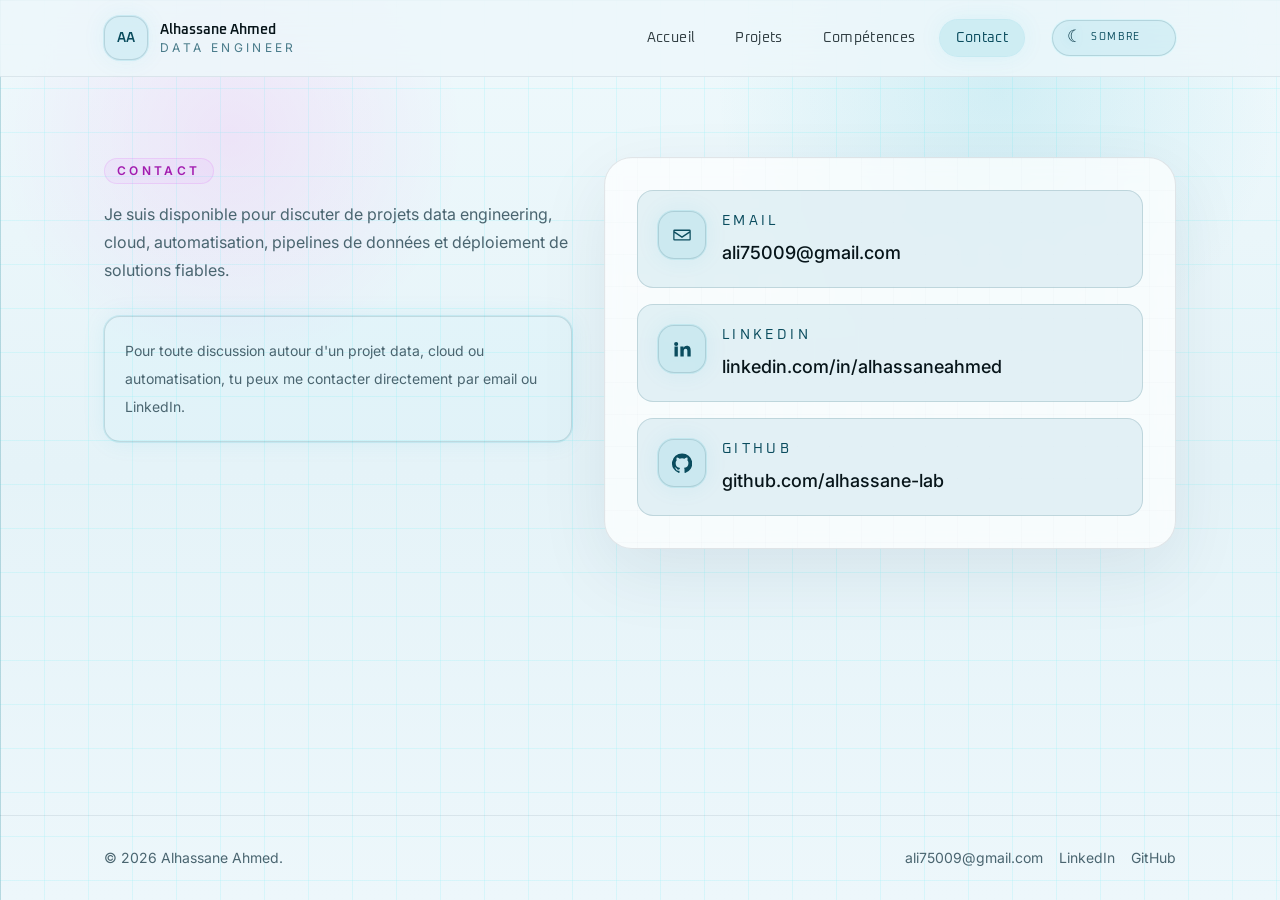
<file: contact/index.html>
<!DOCTYPE html><html lang="fr"> <head><meta charset="UTF-8"><meta name="viewport" content="width=device-width, initial-scale=1.0"><meta name="description" content="Coordonnées d'Alhassane Ahmed pour opportunités data engineering, cloud et DevOps."><meta name="theme-color" content="#edf7fb"><script>
      (() => {
        const storedTheme = window.localStorage.getItem("theme");
        const theme = storedTheme === "light" || storedTheme === "dark" ? storedTheme : "light";
        document.documentElement.dataset.theme = theme;
      })();
    </script><link rel="preconnect" href="https://fonts.googleapis.com"><link rel="preconnect" href="https://fonts.gstatic.com" crossorigin><link href="https://fonts.googleapis.com/css2?family=Inter:wght@400;500;600;700&family=Oxanium:wght@300;400;500;600;700&display=swap" rel="stylesheet"><title>Contact | Alhassane Ahmed</title><link rel="stylesheet" href="/_astro/competences.1aCbSPfa.css"><link rel="stylesheet" href="/responsive-order.css"></head> <body class="contact-page selection:bg-cyan-300 selection:text-slate-950"> <header class="site-header sticky top-0 z-50 border-b border-white/5 bg-slate-950/80 backdrop-blur-xl"> <div class="mx-auto flex max-w-6xl flex-col gap-4 px-6 py-4 md:flex-row md:items-center md:justify-between md:px-10"> <a href="/" class="flex items-center gap-3"> <span class="tech-title flex h-11 w-11 items-center justify-center rounded-2xl border border-cyan-400/20 bg-cyan-400/10 text-sm font-semibold text-cyan-200 soft-neon">
AA
</span> <div> <p class="tech-title text-sm font-semibold text-white">Alhassane Ahmed</p> <p class="text-xs uppercase tracking-[0.28em] text-cyan-300/70">Data Engineer</p> </div> </a> <div class="flex w-full flex-wrap items-center gap-3 md:flex-1 md:justify-end"> <nav class="tech-title flex flex-wrap items-center gap-2"> <a href="/" data-nav-sound class="nav-link button-sound-trigger nav-button rounded-full px-4 py-2 text-sm tracking-wide transition duration-300 hover:-translate-y-1 hover:scale-[1.03] hover:shadow-[0_0_24px_rgba(22,237,245,0.18)] text-cyan-50/85 hover:bg-cyan-300/5 hover:text-cyan-100"> Accueil </a><a href="/projets" data-nav-sound class="nav-link button-sound-trigger nav-button rounded-full px-4 py-2 text-sm tracking-wide transition duration-300 hover:-translate-y-1 hover:scale-[1.03] hover:shadow-[0_0_24px_rgba(22,237,245,0.18)] text-cyan-50/85 hover:bg-cyan-300/5 hover:text-cyan-100"> Projets </a><a href="/competences" data-nav-sound class="nav-link button-sound-trigger nav-button rounded-full px-4 py-2 text-sm tracking-wide transition duration-300 hover:-translate-y-1 hover:scale-[1.03] hover:shadow-[0_0_24px_rgba(22,237,245,0.18)] text-cyan-50/85 hover:bg-cyan-300/5 hover:text-cyan-100"> Compétences </a><a href="/contact" data-nav-sound class="nav-link button-sound-trigger nav-button rounded-full px-4 py-2 text-sm tracking-wide transition duration-300 hover:-translate-y-1 hover:scale-[1.03] hover:shadow-[0_0_24px_rgba(22,237,245,0.18)] soft-neon bg-cyan-300/10 text-cyan-100"> Contact </a> </nav> <button type="button" data-theme-toggle class="theme-toggle tech-title button-sound-trigger nav-button inline-flex h-9 items-center gap-1.5 rounded-full border border-cyan-300/15 bg-cyan-300/5 px-3 text-[0.65rem] uppercase tracking-[0.16em] text-cyan-100 transition duration-300 hover:-translate-y-1 hover:scale-[1.03] hover:border-cyan-300/30 hover:bg-cyan-300/10 md:ml-4" aria-label="Basculer entre le mode sombre et clair" aria-pressed="false"> <span data-theme-icon aria-hidden="true">☀</span> <span data-theme-label>Clair</span> </button> </div> </div> </header> <script type="module">const g=document.querySelectorAll("[data-nav-sound]"),s=document.querySelector("[data-theme-toggle]"),m=document.querySelector("[data-theme-label]"),d=document.querySelector("[data-theme-icon]"),u=document.querySelector('meta[name="theme-color"]');let t,p=0,l=null;const T=e=>{document.documentElement.dataset.theme=e,window.localStorage.setItem("theme",e),s instanceof HTMLButtonElement&&s.setAttribute("aria-pressed",String(e==="light")),m&&(m.textContent=e==="light"?"Sombre":"Clair"),d&&(d.textContent=e==="light"?"☾":"☀"),u instanceof HTMLMetaElement&&(u.content=e==="light"?"#edf7fb":"#050816")},h=()=>{try{t=t||new window.AudioContext,t.state==="suspended"&&t.resume().catch(()=>{});const e=t.currentTime,n=t.createOscillator(),a=t.createOscillator(),i=t.createGain(),o=t.createGain(),c=t.createBiquadFilter();n.type="triangle",n.frequency.setValueAtTime(680,e),n.frequency.exponentialRampToValueAtTime(1020,e+.045),a.type="sine",a.frequency.setValueAtTime(980,e),a.frequency.exponentialRampToValueAtTime(1280,e+.06),i.gain.setValueAtTime(1e-4,e),i.gain.exponentialRampToValueAtTime(.008,e+.01),i.gain.exponentialRampToValueAtTime(1e-4,e+.11),o.gain.setValueAtTime(1e-4,e),o.gain.exponentialRampToValueAtTime(.004,e+.008),o.gain.exponentialRampToValueAtTime(1e-4,e+.09),c.type="bandpass",c.frequency.setValueAtTime(1450,e),c.Q.setValueAtTime(.95,e),n.connect(i),a.connect(o),i.connect(c),o.connect(c),c.connect(t.destination),n.start(e),a.start(e),n.stop(e+.12),a.stop(e+.1)}catch{}},f=()=>{try{if(t=t||new window.AudioContext,t.state==="suspended")return;const e=t.currentTime,n=t.createOscillator(),a=t.createGain(),i=t.createBiquadFilter();n.type="sine",n.frequency.setValueAtTime(1040,e),n.frequency.exponentialRampToValueAtTime(1340,e+.035),i.type="highpass",i.frequency.setValueAtTime(800,e),a.gain.setValueAtTime(1e-4,e),a.gain.exponentialRampToValueAtTime(.0032,e+.008),a.gain.exponentialRampToValueAtTime(1e-4,e+.045),n.connect(i),i.connect(a),a.connect(t.destination),n.start(e),n.stop(e+.05)}catch{}};g.forEach(e=>{e.addEventListener("pointerenter",()=>{e.classList.add("is-armed"),window.setTimeout(()=>e.classList.remove("is-armed"),220)}),e.addEventListener("click",()=>{h()})});if(s instanceof HTMLButtonElement){const e=document.documentElement.dataset.theme==="light"?"light":"dark";T(e),s.addEventListener("pointerenter",()=>{s.classList.add("is-armed"),window.setTimeout(()=>s.classList.remove("is-armed"),220)}),s.addEventListener("click",()=>{h();const n=document.documentElement.dataset.theme==="light"?"dark":"light";T(n)})}document.addEventListener("pointermove",e=>{const n=performance.now();let a=null;if(g.forEach(i=>{const o=i.getBoundingClientRect(),c=o.left+o.width/2,r=o.top+o.height/2;Math.hypot(e.clientX-c,e.clientY-r)<=54&&(a=i)}),s instanceof HTMLButtonElement){const i=s.getBoundingClientRect(),o=i.left+i.width/2,c=i.top+i.height/2;Math.hypot(e.clientX-o,e.clientY-c)<=54&&(a=s)}if(!a){l=null;return}l!==a&&n-p>170&&(l=a,p=n,f())},{passive:!0});</script> <main>  <section class="section-shell"> <div class="grid gap-8 lg:grid-cols-[0.9fr_1.1fr] lg:items-stretch"> <div> <span class="eyebrow">Contact</span> <p class="section-copy">
Je suis disponible pour discuter de projets data engineering, cloud, automatisation, pipelines de données et
          déploiement de solutions fiables.
</p> <div class="mt-8 rounded-2xl border border-cyan-300/10 bg-cyan-300/[0.04] p-5 text-sm leading-7 text-slate-300 soft-neon">
Pour toute discussion autour d'un projet data, cloud ou automatisation, tu peux me contacter directement par
          email ou LinkedIn.
</div> </div> <div class="panel relative overflow-hidden p-8"> <div class="absolute inset-0 bg-hero-grid bg-[size:32px_32px] opacity-20"></div> <div class="relative grid gap-4"> <a href="mailto:ali75009@gmail.com" class="contact-card button-sound-trigger group rounded-2xl border border-cyan-300/10 bg-slate-950/50 p-5 transition duration-300 hover:-translate-y-1 hover:border-cyan-400/30 hover:bg-cyan-400/10"> <div class="flex items-start gap-4"> <span class="soft-neon flex h-12 w-12 shrink-0 items-center justify-center rounded-2xl border border-cyan-300/20 bg-cyan-300/5 text-cyan-100"> <svg viewBox="0 0 24 24" class="h-5 w-5 fill-current" aria-hidden="true"> <path d="M3 5.5h18A1.5 1.5 0 0 1 22.5 7v10A1.5 1.5 0 0 1 21 18.5H3A1.5 1.5 0 0 1 1.5 17V7A1.5 1.5 0 0 1 3 5.5Zm0 1.7v.22l9 6.12 9-6.12V7.2H3Zm18 2.28-8.58 5.84a.75.75 0 0 1-.84 0L3 9.48V17h18V9.48Z"></path> </svg>   </span> <div> <p class="tech-title text-sm uppercase tracking-[0.24em] text-cyan-300/80">Email</p> <p class="mt-2 break-words text-lg font-medium text-white">ali75009@gmail.com</p> </div> </div> </a><a href="https://www.linkedin.com/in/alhassaneahmed" target="_blank" rel="noreferrer" class="contact-card button-sound-trigger group rounded-2xl border border-cyan-300/10 bg-slate-950/50 p-5 transition duration-300 hover:-translate-y-1 hover:border-cyan-400/30 hover:bg-cyan-400/10"> <div class="flex items-start gap-4"> <span class="soft-neon flex h-12 w-12 shrink-0 items-center justify-center rounded-2xl border border-cyan-300/20 bg-cyan-300/5 text-cyan-100">  <svg viewBox="0 0 24 24" class="h-5 w-5 fill-current" aria-hidden="true"> <path d="M4.98 3.5A2.48 2.48 0 1 0 5 8.46a2.48 2.48 0 0 0-.02-4.96ZM3 9h4v12H3Zm7 0h3.83v1.64h.05A4.2 4.2 0 0 1 17.66 8c4.03 0 4.78 2.65 4.78 6.09V21h-4v-6.06c0-1.45-.03-3.31-2.02-3.31-2.02 0-2.33 1.58-2.33 3.2V21h-4Z"></path> </svg>  </span> <div> <p class="tech-title text-sm uppercase tracking-[0.24em] text-cyan-300/80">LinkedIn</p> <p class="mt-2 break-words text-lg font-medium text-white">linkedin.com/in/alhassaneahmed</p> </div> </div> </a><a href="https://github.com/alhassane-lab" target="_blank" rel="noreferrer" class="contact-card button-sound-trigger group rounded-2xl border border-cyan-300/10 bg-slate-950/50 p-5 transition duration-300 hover:-translate-y-1 hover:border-cyan-400/30 hover:bg-cyan-400/10"> <div class="flex items-start gap-4"> <span class="soft-neon flex h-12 w-12 shrink-0 items-center justify-center rounded-2xl border border-cyan-300/20 bg-cyan-300/5 text-cyan-100">   <svg viewBox="0 0 24 24" class="h-5 w-5 fill-current" aria-hidden="true"> <path d="M12 .5a12 12 0 0 0-3.79 23.39c.6.11.82-.26.82-.58v-2.03c-3.34.73-4.04-1.42-4.04-1.42A3.18 3.18 0 0 0 3.66 18c-1.09-.75.08-.74.08-.74a2.52 2.52 0 0 1 1.84 1.24 2.57 2.57 0 0 0 3.51 1 2.56 2.56 0 0 1 .77-1.61c-2.66-.3-5.47-1.33-5.47-5.93A4.64 4.64 0 0 1 5.63 8.7a4.3 4.3 0 0 1 .12-3.18s1-.32 3.3 1.23a11.43 11.43 0 0 1 6 0c2.28-1.55 3.29-1.23 3.29-1.23a4.3 4.3 0 0 1 .12 3.18 4.63 4.63 0 0 1 1.23 3.22c0 4.61-2.81 5.62-5.49 5.92a2.87 2.87 0 0 1 .82 2.23v3.31c0 .32.21.7.83.58A12 12 0 0 0 12 .5Z"></path> </svg> </span> <div> <p class="tech-title text-sm uppercase tracking-[0.24em] text-cyan-300/80">GitHub</p> <p class="mt-2 break-words text-lg font-medium text-white">github.com/alhassane-lab</p> </div> </div> </a> </div> </div> </div> </section>  </main> <footer class="site-footer border-t border-white/5"> <div class="mx-auto flex max-w-6xl flex-col gap-4 px-6 py-8 text-sm text-slate-400 md:flex-row md:items-center md:justify-between md:px-10"> <p>© 2026 Alhassane Ahmed.</p> <div class="flex flex-wrap gap-4"> <a href="mailto:ali75009@gmail.com" class="transition hover:text-white">ali75009@gmail.com</a> <a href="https://www.linkedin.com/in/alhassaneahmed" target="_blank" rel="noreferrer" class="transition hover:text-white">
LinkedIn
</a> <a href="https://github.com/alhassane-lab" target="_blank" rel="noreferrer" class="transition hover:text-white">
GitHub
</a> </div> </div> </footer> </body></html>
</file>
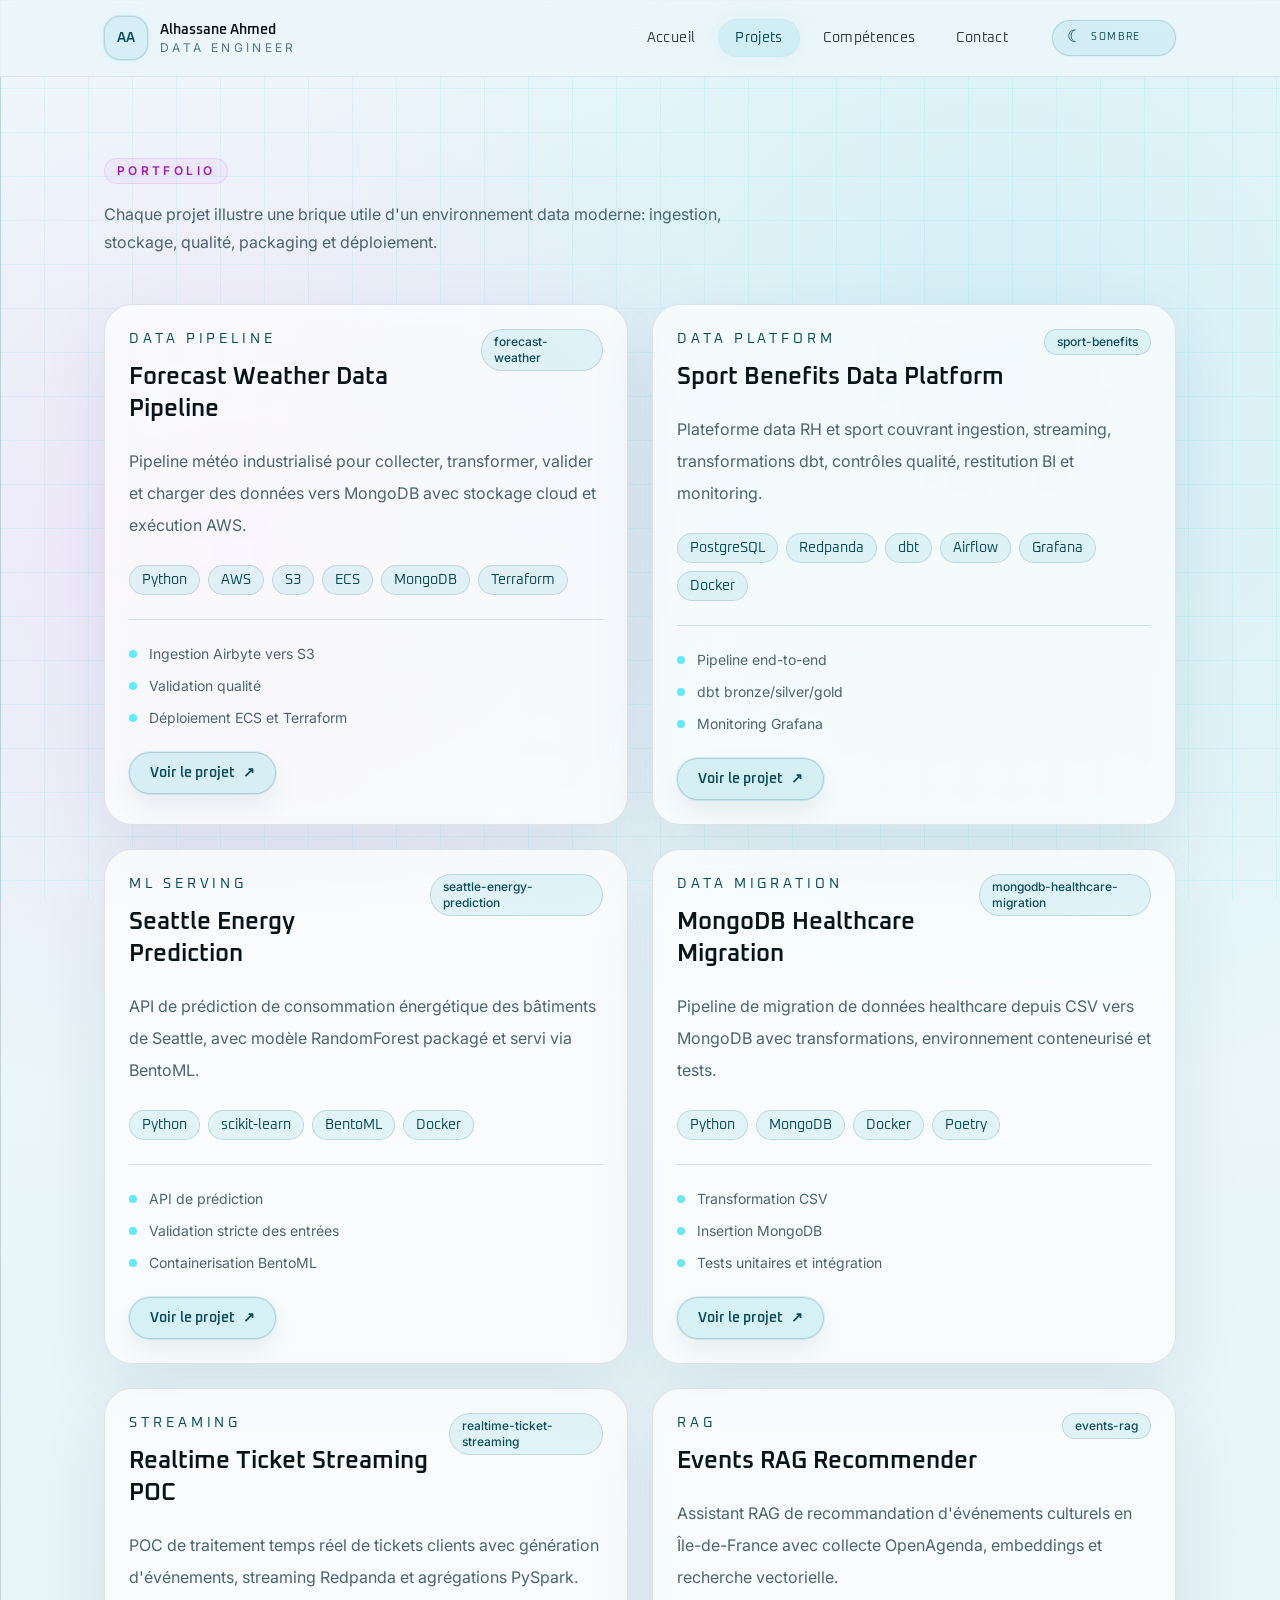
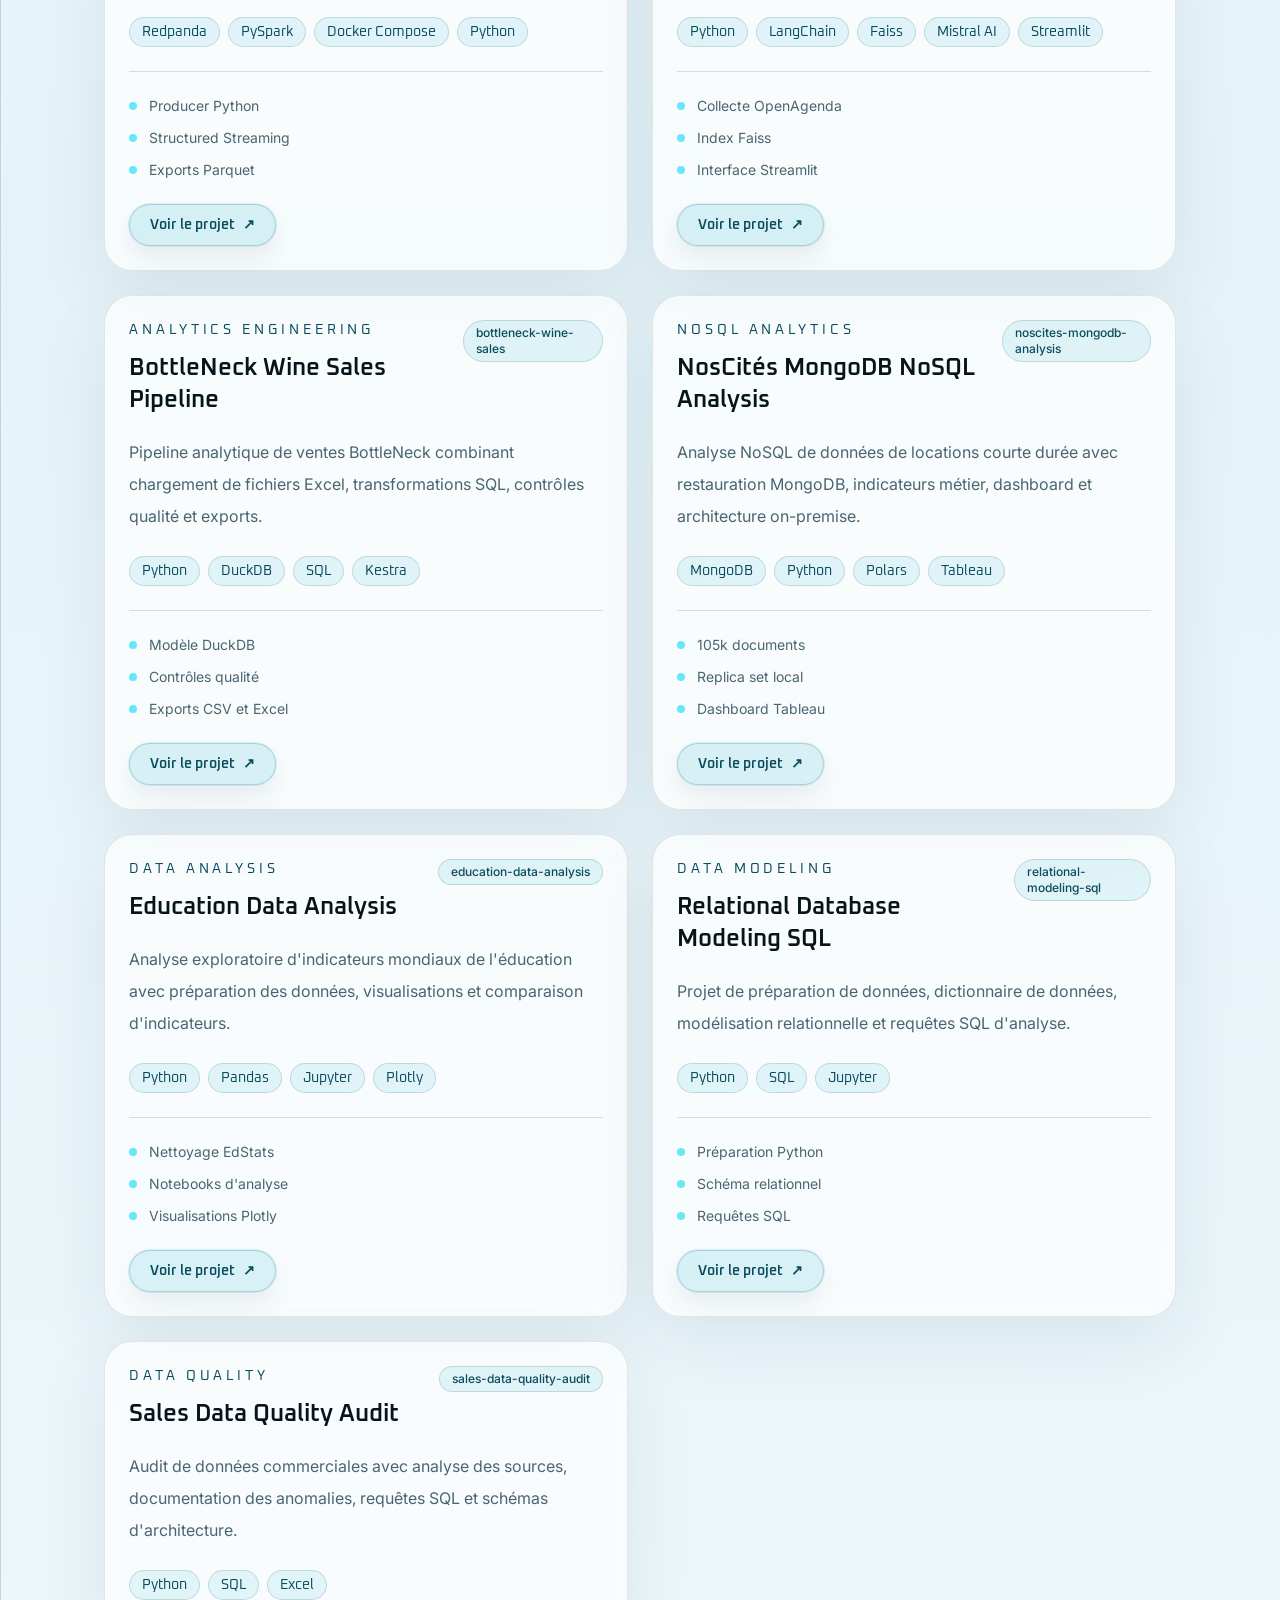
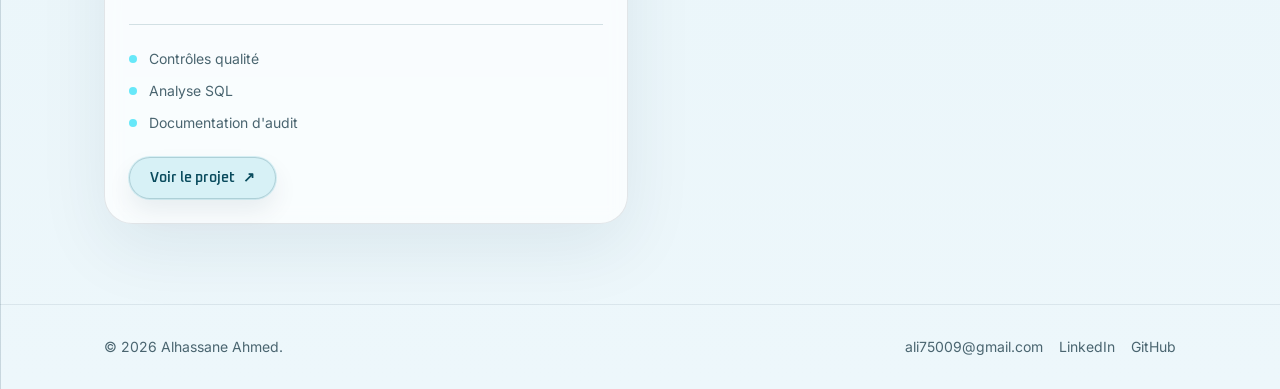
<file: projets/index.html>
<!DOCTYPE html><html lang="fr"> <head><meta charset="UTF-8"><meta name="viewport" content="width=device-width, initial-scale=1.0"><meta name="description" content="Projets data engineering, cloud et ML serving réalisés par Alhassane Ahmed."><meta name="theme-color" content="#edf7fb"><script>
      (() => {
        const storedTheme = window.localStorage.getItem("theme");
        const theme = storedTheme === "light" || storedTheme === "dark" ? storedTheme : "light";
        document.documentElement.dataset.theme = theme;
      })();
    </script><link rel="preconnect" href="https://fonts.googleapis.com"><link rel="preconnect" href="https://fonts.gstatic.com" crossorigin><link href="https://fonts.googleapis.com/css2?family=Inter:wght@400;500;600;700&family=Oxanium:wght@300;400;500;600;700&display=swap" rel="stylesheet"><title>Projets | Alhassane Ahmed</title><link rel="stylesheet" href="/_astro/competences.1aCbSPfa.css"><link rel="stylesheet" href="/responsive-order.css"></head> <body class="selection:bg-cyan-300 selection:text-slate-950"> <header class="site-header sticky top-0 z-50 border-b border-white/5 bg-slate-950/80 backdrop-blur-xl"> <div class="mx-auto flex max-w-6xl flex-col gap-4 px-6 py-4 md:flex-row md:items-center md:justify-between md:px-10"> <a href="/" class="flex items-center gap-3"> <span class="tech-title flex h-11 w-11 items-center justify-center rounded-2xl border border-cyan-400/20 bg-cyan-400/10 text-sm font-semibold text-cyan-200 soft-neon">
AA
</span> <div> <p class="tech-title text-sm font-semibold text-white">Alhassane Ahmed</p> <p class="text-xs uppercase tracking-[0.28em] text-cyan-300/70">Data Engineer</p> </div> </a> <div class="flex w-full flex-wrap items-center gap-3 md:flex-1 md:justify-end"> <nav class="tech-title flex flex-wrap items-center gap-2"> <a href="/" data-nav-sound class="nav-link button-sound-trigger nav-button rounded-full px-4 py-2 text-sm tracking-wide transition duration-300 hover:-translate-y-1 hover:scale-[1.03] hover:shadow-[0_0_24px_rgba(22,237,245,0.18)] text-cyan-50/85 hover:bg-cyan-300/5 hover:text-cyan-100"> Accueil </a><a href="/projets" data-nav-sound class="nav-link button-sound-trigger nav-button rounded-full px-4 py-2 text-sm tracking-wide transition duration-300 hover:-translate-y-1 hover:scale-[1.03] hover:shadow-[0_0_24px_rgba(22,237,245,0.18)] soft-neon bg-cyan-300/10 text-cyan-100"> Projets </a><a href="/competences" data-nav-sound class="nav-link button-sound-trigger nav-button rounded-full px-4 py-2 text-sm tracking-wide transition duration-300 hover:-translate-y-1 hover:scale-[1.03] hover:shadow-[0_0_24px_rgba(22,237,245,0.18)] text-cyan-50/85 hover:bg-cyan-300/5 hover:text-cyan-100"> Compétences </a><a href="/contact" data-nav-sound class="nav-link button-sound-trigger nav-button rounded-full px-4 py-2 text-sm tracking-wide transition duration-300 hover:-translate-y-1 hover:scale-[1.03] hover:shadow-[0_0_24px_rgba(22,237,245,0.18)] text-cyan-50/85 hover:bg-cyan-300/5 hover:text-cyan-100"> Contact </a> </nav> <button type="button" data-theme-toggle class="theme-toggle tech-title button-sound-trigger nav-button inline-flex h-9 items-center gap-1.5 rounded-full border border-cyan-300/15 bg-cyan-300/5 px-3 text-[0.65rem] uppercase tracking-[0.16em] text-cyan-100 transition duration-300 hover:-translate-y-1 hover:scale-[1.03] hover:border-cyan-300/30 hover:bg-cyan-300/10 md:ml-4" aria-label="Basculer entre le mode sombre et clair" aria-pressed="false"> <span data-theme-icon aria-hidden="true">☀</span> <span data-theme-label>Clair</span> </button> </div> </div> </header> <script type="module">const g=document.querySelectorAll("[data-nav-sound]"),s=document.querySelector("[data-theme-toggle]"),m=document.querySelector("[data-theme-label]"),d=document.querySelector("[data-theme-icon]"),u=document.querySelector('meta[name="theme-color"]');let t,p=0,l=null;const T=e=>{document.documentElement.dataset.theme=e,window.localStorage.setItem("theme",e),s instanceof HTMLButtonElement&&s.setAttribute("aria-pressed",String(e==="light")),m&&(m.textContent=e==="light"?"Sombre":"Clair"),d&&(d.textContent=e==="light"?"☾":"☀"),u instanceof HTMLMetaElement&&(u.content=e==="light"?"#edf7fb":"#050816")},h=()=>{try{t=t||new window.AudioContext,t.state==="suspended"&&t.resume().catch(()=>{});const e=t.currentTime,n=t.createOscillator(),a=t.createOscillator(),i=t.createGain(),o=t.createGain(),c=t.createBiquadFilter();n.type="triangle",n.frequency.setValueAtTime(680,e),n.frequency.exponentialRampToValueAtTime(1020,e+.045),a.type="sine",a.frequency.setValueAtTime(980,e),a.frequency.exponentialRampToValueAtTime(1280,e+.06),i.gain.setValueAtTime(1e-4,e),i.gain.exponentialRampToValueAtTime(.008,e+.01),i.gain.exponentialRampToValueAtTime(1e-4,e+.11),o.gain.setValueAtTime(1e-4,e),o.gain.exponentialRampToValueAtTime(.004,e+.008),o.gain.exponentialRampToValueAtTime(1e-4,e+.09),c.type="bandpass",c.frequency.setValueAtTime(1450,e),c.Q.setValueAtTime(.95,e),n.connect(i),a.connect(o),i.connect(c),o.connect(c),c.connect(t.destination),n.start(e),a.start(e),n.stop(e+.12),a.stop(e+.1)}catch{}},f=()=>{try{if(t=t||new window.AudioContext,t.state==="suspended")return;const e=t.currentTime,n=t.createOscillator(),a=t.createGain(),i=t.createBiquadFilter();n.type="sine",n.frequency.setValueAtTime(1040,e),n.frequency.exponentialRampToValueAtTime(1340,e+.035),i.type="highpass",i.frequency.setValueAtTime(800,e),a.gain.setValueAtTime(1e-4,e),a.gain.exponentialRampToValueAtTime(.0032,e+.008),a.gain.exponentialRampToValueAtTime(1e-4,e+.045),n.connect(i),i.connect(a),a.connect(t.destination),n.start(e),n.stop(e+.05)}catch{}};g.forEach(e=>{e.addEventListener("pointerenter",()=>{e.classList.add("is-armed"),window.setTimeout(()=>e.classList.remove("is-armed"),220)}),e.addEventListener("click",()=>{h()})});if(s instanceof HTMLButtonElement){const e=document.documentElement.dataset.theme==="light"?"light":"dark";T(e),s.addEventListener("pointerenter",()=>{s.classList.add("is-armed"),window.setTimeout(()=>s.classList.remove("is-armed"),220)}),s.addEventListener("click",()=>{h();const n=document.documentElement.dataset.theme==="light"?"dark":"light";T(n)})}document.addEventListener("pointermove",e=>{const n=performance.now();let a=null;if(g.forEach(i=>{const o=i.getBoundingClientRect(),c=o.left+o.width/2,r=o.top+o.height/2;Math.hypot(e.clientX-c,e.clientY-r)<=54&&(a=i)}),s instanceof HTMLButtonElement){const i=s.getBoundingClientRect(),o=i.left+i.width/2,c=i.top+i.height/2;Math.hypot(e.clientX-o,e.clientY-c)<=54&&(a=s)}if(!a){l=null;return}l!==a&&n-p>170&&(l=a,p=n,f())},{passive:!0});</script> <main>  <section class="section-shell"> <span class="eyebrow">Portfolio</span> <p class="section-copy">
Chaque projet illustre une brique utile d'un environnement data moderne: ingestion, stockage, qualité, packaging
      et déploiement.
</p> <div class="mt-12 grid gap-6 lg:grid-cols-2"> <article class="panel flex h-full flex-col p-6 transition duration-300 hover:-translate-y-1 hover:border-cyan-400/30"> <div class="flex items-start justify-between gap-4"> <div> <p class="tech-title text-sm uppercase tracking-[0.28em] text-cyan-300/80">Data Pipeline</p> <h3 class="tech-title mt-3 text-2xl font-semibold text-white">Forecast Weather Data Pipeline</h3> </div> <span class="rounded-full border border-cyan-400/20 bg-cyan-400/10 px-3 py-1 text-xs font-medium text-cyan-200"> forecast-weather </span> </div> <p class="mt-5 text-base leading-8 text-slate-300">Pipeline météo industrialisé pour collecter, transformer, valider et charger des données vers MongoDB avec stockage cloud et exécution AWS.</p> <div class="mt-6 flex flex-wrap gap-2"> <span class="tech-title inline-flex items-center rounded-full border border-cyan-300/10 bg-cyan-300/5 px-3 py-1 text-sm text-cyan-50/90"> Python </span><span class="tech-title inline-flex items-center rounded-full border border-cyan-300/10 bg-cyan-300/5 px-3 py-1 text-sm text-cyan-50/90"> AWS </span><span class="tech-title inline-flex items-center rounded-full border border-cyan-300/10 bg-cyan-300/5 px-3 py-1 text-sm text-cyan-50/90"> S3 </span><span class="tech-title inline-flex items-center rounded-full border border-cyan-300/10 bg-cyan-300/5 px-3 py-1 text-sm text-cyan-50/90"> ECS </span><span class="tech-title inline-flex items-center rounded-full border border-cyan-300/10 bg-cyan-300/5 px-3 py-1 text-sm text-cyan-50/90"> MongoDB </span><span class="tech-title inline-flex items-center rounded-full border border-cyan-300/10 bg-cyan-300/5 px-3 py-1 text-sm text-cyan-50/90"> Terraform </span> </div> <ul class="mt-6 space-y-3 border-t border-cyan-300/10 pt-6 text-sm text-slate-300"> <li class="flex items-center gap-3"> <span class="h-2 w-2 rounded-full bg-cyan-300"></span> Ingestion Airbyte vers S3 </li><li class="flex items-center gap-3"> <span class="h-2 w-2 rounded-full bg-cyan-300"></span> Validation qualité </li><li class="flex items-center gap-3"> <span class="h-2 w-2 rounded-full bg-cyan-300"></span> Déploiement ECS et Terraform </li> </ul> <a href="https://github.com/alhassane-lab/data-engineering-projects/tree/main/forecast-weather-data-pipeline" target="_blank" rel="noreferrer" class="project-link button-sound-trigger tech-title mt-6 inline-flex w-fit items-center gap-2 rounded-full border border-cyan-300/30 bg-cyan-300/15 px-5 py-2.5 text-sm font-semibold text-cyan-50 transition duration-300 hover:-translate-y-1 hover:scale-[1.05] hover:border-cyan-200/60 hover:bg-cyan-300/25 hover:text-white">
Voir le projet
<span class="project-link-arrow" aria-hidden="true">↗</span> </a> </article><article class="panel flex h-full flex-col p-6 transition duration-300 hover:-translate-y-1 hover:border-cyan-400/30"> <div class="flex items-start justify-between gap-4"> <div> <p class="tech-title text-sm uppercase tracking-[0.28em] text-cyan-300/80">Data Platform</p> <h3 class="tech-title mt-3 text-2xl font-semibold text-white">Sport Benefits Data Platform</h3> </div> <span class="rounded-full border border-cyan-400/20 bg-cyan-400/10 px-3 py-1 text-xs font-medium text-cyan-200"> sport-benefits </span> </div> <p class="mt-5 text-base leading-8 text-slate-300">Plateforme data RH et sport couvrant ingestion, streaming, transformations dbt, contrôles qualité, restitution BI et monitoring.</p> <div class="mt-6 flex flex-wrap gap-2"> <span class="tech-title inline-flex items-center rounded-full border border-cyan-300/10 bg-cyan-300/5 px-3 py-1 text-sm text-cyan-50/90"> PostgreSQL </span><span class="tech-title inline-flex items-center rounded-full border border-cyan-300/10 bg-cyan-300/5 px-3 py-1 text-sm text-cyan-50/90"> Redpanda </span><span class="tech-title inline-flex items-center rounded-full border border-cyan-300/10 bg-cyan-300/5 px-3 py-1 text-sm text-cyan-50/90"> dbt </span><span class="tech-title inline-flex items-center rounded-full border border-cyan-300/10 bg-cyan-300/5 px-3 py-1 text-sm text-cyan-50/90"> Airflow </span><span class="tech-title inline-flex items-center rounded-full border border-cyan-300/10 bg-cyan-300/5 px-3 py-1 text-sm text-cyan-50/90"> Grafana </span><span class="tech-title inline-flex items-center rounded-full border border-cyan-300/10 bg-cyan-300/5 px-3 py-1 text-sm text-cyan-50/90"> Docker </span> </div> <ul class="mt-6 space-y-3 border-t border-cyan-300/10 pt-6 text-sm text-slate-300"> <li class="flex items-center gap-3"> <span class="h-2 w-2 rounded-full bg-cyan-300"></span> Pipeline end-to-end </li><li class="flex items-center gap-3"> <span class="h-2 w-2 rounded-full bg-cyan-300"></span> dbt bronze/silver/gold </li><li class="flex items-center gap-3"> <span class="h-2 w-2 rounded-full bg-cyan-300"></span> Monitoring Grafana </li> </ul> <a href="https://github.com/alhassane-lab/data-engineering-projects/tree/main/sport-benefits-data-platform" target="_blank" rel="noreferrer" class="project-link button-sound-trigger tech-title mt-6 inline-flex w-fit items-center gap-2 rounded-full border border-cyan-300/30 bg-cyan-300/15 px-5 py-2.5 text-sm font-semibold text-cyan-50 transition duration-300 hover:-translate-y-1 hover:scale-[1.05] hover:border-cyan-200/60 hover:bg-cyan-300/25 hover:text-white">
Voir le projet
<span class="project-link-arrow" aria-hidden="true">↗</span> </a> </article><article class="panel flex h-full flex-col p-6 transition duration-300 hover:-translate-y-1 hover:border-cyan-400/30"> <div class="flex items-start justify-between gap-4"> <div> <p class="tech-title text-sm uppercase tracking-[0.28em] text-cyan-300/80">ML Serving</p> <h3 class="tech-title mt-3 text-2xl font-semibold text-white">Seattle Energy Prediction</h3> </div> <span class="rounded-full border border-cyan-400/20 bg-cyan-400/10 px-3 py-1 text-xs font-medium text-cyan-200"> seattle-energy-prediction </span> </div> <p class="mt-5 text-base leading-8 text-slate-300">API de prédiction de consommation énergétique des bâtiments de Seattle, avec modèle RandomForest packagé et servi via BentoML.</p> <div class="mt-6 flex flex-wrap gap-2"> <span class="tech-title inline-flex items-center rounded-full border border-cyan-300/10 bg-cyan-300/5 px-3 py-1 text-sm text-cyan-50/90"> Python </span><span class="tech-title inline-flex items-center rounded-full border border-cyan-300/10 bg-cyan-300/5 px-3 py-1 text-sm text-cyan-50/90"> scikit-learn </span><span class="tech-title inline-flex items-center rounded-full border border-cyan-300/10 bg-cyan-300/5 px-3 py-1 text-sm text-cyan-50/90"> BentoML </span><span class="tech-title inline-flex items-center rounded-full border border-cyan-300/10 bg-cyan-300/5 px-3 py-1 text-sm text-cyan-50/90"> Docker </span> </div> <ul class="mt-6 space-y-3 border-t border-cyan-300/10 pt-6 text-sm text-slate-300"> <li class="flex items-center gap-3"> <span class="h-2 w-2 rounded-full bg-cyan-300"></span> API de prédiction </li><li class="flex items-center gap-3"> <span class="h-2 w-2 rounded-full bg-cyan-300"></span> Validation stricte des entrées </li><li class="flex items-center gap-3"> <span class="h-2 w-2 rounded-full bg-cyan-300"></span> Containerisation BentoML </li> </ul> <a href="https://github.com/alhassane-lab/data-engineering-projects/tree/main/seattle-energy-prediction-api" target="_blank" rel="noreferrer" class="project-link button-sound-trigger tech-title mt-6 inline-flex w-fit items-center gap-2 rounded-full border border-cyan-300/30 bg-cyan-300/15 px-5 py-2.5 text-sm font-semibold text-cyan-50 transition duration-300 hover:-translate-y-1 hover:scale-[1.05] hover:border-cyan-200/60 hover:bg-cyan-300/25 hover:text-white">
Voir le projet
<span class="project-link-arrow" aria-hidden="true">↗</span> </a> </article><article class="panel flex h-full flex-col p-6 transition duration-300 hover:-translate-y-1 hover:border-cyan-400/30"> <div class="flex items-start justify-between gap-4"> <div> <p class="tech-title text-sm uppercase tracking-[0.28em] text-cyan-300/80">Data Migration</p> <h3 class="tech-title mt-3 text-2xl font-semibold text-white">MongoDB Healthcare Migration</h3> </div> <span class="rounded-full border border-cyan-400/20 bg-cyan-400/10 px-3 py-1 text-xs font-medium text-cyan-200"> mongodb-healthcare-migration </span> </div> <p class="mt-5 text-base leading-8 text-slate-300">Pipeline de migration de données healthcare depuis CSV vers MongoDB avec transformations, environnement conteneurisé et tests.</p> <div class="mt-6 flex flex-wrap gap-2"> <span class="tech-title inline-flex items-center rounded-full border border-cyan-300/10 bg-cyan-300/5 px-3 py-1 text-sm text-cyan-50/90"> Python </span><span class="tech-title inline-flex items-center rounded-full border border-cyan-300/10 bg-cyan-300/5 px-3 py-1 text-sm text-cyan-50/90"> MongoDB </span><span class="tech-title inline-flex items-center rounded-full border border-cyan-300/10 bg-cyan-300/5 px-3 py-1 text-sm text-cyan-50/90"> Docker </span><span class="tech-title inline-flex items-center rounded-full border border-cyan-300/10 bg-cyan-300/5 px-3 py-1 text-sm text-cyan-50/90"> Poetry </span> </div> <ul class="mt-6 space-y-3 border-t border-cyan-300/10 pt-6 text-sm text-slate-300"> <li class="flex items-center gap-3"> <span class="h-2 w-2 rounded-full bg-cyan-300"></span> Transformation CSV </li><li class="flex items-center gap-3"> <span class="h-2 w-2 rounded-full bg-cyan-300"></span> Insertion MongoDB </li><li class="flex items-center gap-3"> <span class="h-2 w-2 rounded-full bg-cyan-300"></span> Tests unitaires et intégration </li> </ul> <a href="https://github.com/alhassane-lab/data-engineering-projects/tree/main/mongodb-healthcare-migration" target="_blank" rel="noreferrer" class="project-link button-sound-trigger tech-title mt-6 inline-flex w-fit items-center gap-2 rounded-full border border-cyan-300/30 bg-cyan-300/15 px-5 py-2.5 text-sm font-semibold text-cyan-50 transition duration-300 hover:-translate-y-1 hover:scale-[1.05] hover:border-cyan-200/60 hover:bg-cyan-300/25 hover:text-white">
Voir le projet
<span class="project-link-arrow" aria-hidden="true">↗</span> </a> </article><article class="panel flex h-full flex-col p-6 transition duration-300 hover:-translate-y-1 hover:border-cyan-400/30"> <div class="flex items-start justify-between gap-4"> <div> <p class="tech-title text-sm uppercase tracking-[0.28em] text-cyan-300/80">Streaming</p> <h3 class="tech-title mt-3 text-2xl font-semibold text-white">Realtime Ticket Streaming POC</h3> </div> <span class="rounded-full border border-cyan-400/20 bg-cyan-400/10 px-3 py-1 text-xs font-medium text-cyan-200"> realtime-ticket-streaming </span> </div> <p class="mt-5 text-base leading-8 text-slate-300">POC de traitement temps réel de tickets clients avec génération d&#39;événements, streaming Redpanda et agrégations PySpark.</p> <div class="mt-6 flex flex-wrap gap-2"> <span class="tech-title inline-flex items-center rounded-full border border-cyan-300/10 bg-cyan-300/5 px-3 py-1 text-sm text-cyan-50/90"> Redpanda </span><span class="tech-title inline-flex items-center rounded-full border border-cyan-300/10 bg-cyan-300/5 px-3 py-1 text-sm text-cyan-50/90"> PySpark </span><span class="tech-title inline-flex items-center rounded-full border border-cyan-300/10 bg-cyan-300/5 px-3 py-1 text-sm text-cyan-50/90"> Docker Compose </span><span class="tech-title inline-flex items-center rounded-full border border-cyan-300/10 bg-cyan-300/5 px-3 py-1 text-sm text-cyan-50/90"> Python </span> </div> <ul class="mt-6 space-y-3 border-t border-cyan-300/10 pt-6 text-sm text-slate-300"> <li class="flex items-center gap-3"> <span class="h-2 w-2 rounded-full bg-cyan-300"></span> Producer Python </li><li class="flex items-center gap-3"> <span class="h-2 w-2 rounded-full bg-cyan-300"></span> Structured Streaming </li><li class="flex items-center gap-3"> <span class="h-2 w-2 rounded-full bg-cyan-300"></span> Exports Parquet </li> </ul> <a href="https://github.com/alhassane-lab/data-engineering-projects/tree/main/realtime-ticket-streaming-poc" target="_blank" rel="noreferrer" class="project-link button-sound-trigger tech-title mt-6 inline-flex w-fit items-center gap-2 rounded-full border border-cyan-300/30 bg-cyan-300/15 px-5 py-2.5 text-sm font-semibold text-cyan-50 transition duration-300 hover:-translate-y-1 hover:scale-[1.05] hover:border-cyan-200/60 hover:bg-cyan-300/25 hover:text-white">
Voir le projet
<span class="project-link-arrow" aria-hidden="true">↗</span> </a> </article><article class="panel flex h-full flex-col p-6 transition duration-300 hover:-translate-y-1 hover:border-cyan-400/30"> <div class="flex items-start justify-between gap-4"> <div> <p class="tech-title text-sm uppercase tracking-[0.28em] text-cyan-300/80">RAG</p> <h3 class="tech-title mt-3 text-2xl font-semibold text-white">Events RAG Recommender</h3> </div> <span class="rounded-full border border-cyan-400/20 bg-cyan-400/10 px-3 py-1 text-xs font-medium text-cyan-200"> events-rag </span> </div> <p class="mt-5 text-base leading-8 text-slate-300">Assistant RAG de recommandation d&#39;événements culturels en Île-de-France avec collecte OpenAgenda, embeddings et recherche vectorielle.</p> <div class="mt-6 flex flex-wrap gap-2"> <span class="tech-title inline-flex items-center rounded-full border border-cyan-300/10 bg-cyan-300/5 px-3 py-1 text-sm text-cyan-50/90"> Python </span><span class="tech-title inline-flex items-center rounded-full border border-cyan-300/10 bg-cyan-300/5 px-3 py-1 text-sm text-cyan-50/90"> LangChain </span><span class="tech-title inline-flex items-center rounded-full border border-cyan-300/10 bg-cyan-300/5 px-3 py-1 text-sm text-cyan-50/90"> Faiss </span><span class="tech-title inline-flex items-center rounded-full border border-cyan-300/10 bg-cyan-300/5 px-3 py-1 text-sm text-cyan-50/90"> Mistral AI </span><span class="tech-title inline-flex items-center rounded-full border border-cyan-300/10 bg-cyan-300/5 px-3 py-1 text-sm text-cyan-50/90"> Streamlit </span> </div> <ul class="mt-6 space-y-3 border-t border-cyan-300/10 pt-6 text-sm text-slate-300"> <li class="flex items-center gap-3"> <span class="h-2 w-2 rounded-full bg-cyan-300"></span> Collecte OpenAgenda </li><li class="flex items-center gap-3"> <span class="h-2 w-2 rounded-full bg-cyan-300"></span> Index Faiss </li><li class="flex items-center gap-3"> <span class="h-2 w-2 rounded-full bg-cyan-300"></span> Interface Streamlit </li> </ul> <a href="https://github.com/alhassane-lab/data-engineering-projects/tree/main/events-rag-recommender" target="_blank" rel="noreferrer" class="project-link button-sound-trigger tech-title mt-6 inline-flex w-fit items-center gap-2 rounded-full border border-cyan-300/30 bg-cyan-300/15 px-5 py-2.5 text-sm font-semibold text-cyan-50 transition duration-300 hover:-translate-y-1 hover:scale-[1.05] hover:border-cyan-200/60 hover:bg-cyan-300/25 hover:text-white">
Voir le projet
<span class="project-link-arrow" aria-hidden="true">↗</span> </a> </article><article class="panel flex h-full flex-col p-6 transition duration-300 hover:-translate-y-1 hover:border-cyan-400/30"> <div class="flex items-start justify-between gap-4"> <div> <p class="tech-title text-sm uppercase tracking-[0.28em] text-cyan-300/80">Analytics Engineering</p> <h3 class="tech-title mt-3 text-2xl font-semibold text-white">BottleNeck Wine Sales Pipeline</h3> </div> <span class="rounded-full border border-cyan-400/20 bg-cyan-400/10 px-3 py-1 text-xs font-medium text-cyan-200"> bottleneck-wine-sales </span> </div> <p class="mt-5 text-base leading-8 text-slate-300">Pipeline analytique de ventes BottleNeck combinant chargement de fichiers Excel, transformations SQL, contrôles qualité et exports.</p> <div class="mt-6 flex flex-wrap gap-2"> <span class="tech-title inline-flex items-center rounded-full border border-cyan-300/10 bg-cyan-300/5 px-3 py-1 text-sm text-cyan-50/90"> Python </span><span class="tech-title inline-flex items-center rounded-full border border-cyan-300/10 bg-cyan-300/5 px-3 py-1 text-sm text-cyan-50/90"> DuckDB </span><span class="tech-title inline-flex items-center rounded-full border border-cyan-300/10 bg-cyan-300/5 px-3 py-1 text-sm text-cyan-50/90"> SQL </span><span class="tech-title inline-flex items-center rounded-full border border-cyan-300/10 bg-cyan-300/5 px-3 py-1 text-sm text-cyan-50/90"> Kestra </span> </div> <ul class="mt-6 space-y-3 border-t border-cyan-300/10 pt-6 text-sm text-slate-300"> <li class="flex items-center gap-3"> <span class="h-2 w-2 rounded-full bg-cyan-300"></span> Modèle DuckDB </li><li class="flex items-center gap-3"> <span class="h-2 w-2 rounded-full bg-cyan-300"></span> Contrôles qualité </li><li class="flex items-center gap-3"> <span class="h-2 w-2 rounded-full bg-cyan-300"></span> Exports CSV et Excel </li> </ul> <a href="https://github.com/alhassane-lab/data-engineering-projects/tree/main/bottleneck-wine-sales-pipeline" target="_blank" rel="noreferrer" class="project-link button-sound-trigger tech-title mt-6 inline-flex w-fit items-center gap-2 rounded-full border border-cyan-300/30 bg-cyan-300/15 px-5 py-2.5 text-sm font-semibold text-cyan-50 transition duration-300 hover:-translate-y-1 hover:scale-[1.05] hover:border-cyan-200/60 hover:bg-cyan-300/25 hover:text-white">
Voir le projet
<span class="project-link-arrow" aria-hidden="true">↗</span> </a> </article><article class="panel flex h-full flex-col p-6 transition duration-300 hover:-translate-y-1 hover:border-cyan-400/30"> <div class="flex items-start justify-between gap-4"> <div> <p class="tech-title text-sm uppercase tracking-[0.28em] text-cyan-300/80">NoSQL Analytics</p> <h3 class="tech-title mt-3 text-2xl font-semibold text-white">NosCités MongoDB NoSQL Analysis</h3> </div> <span class="rounded-full border border-cyan-400/20 bg-cyan-400/10 px-3 py-1 text-xs font-medium text-cyan-200"> noscites-mongodb-analysis </span> </div> <p class="mt-5 text-base leading-8 text-slate-300">Analyse NoSQL de données de locations courte durée avec restauration MongoDB, indicateurs métier, dashboard et architecture on-premise.</p> <div class="mt-6 flex flex-wrap gap-2"> <span class="tech-title inline-flex items-center rounded-full border border-cyan-300/10 bg-cyan-300/5 px-3 py-1 text-sm text-cyan-50/90"> MongoDB </span><span class="tech-title inline-flex items-center rounded-full border border-cyan-300/10 bg-cyan-300/5 px-3 py-1 text-sm text-cyan-50/90"> Python </span><span class="tech-title inline-flex items-center rounded-full border border-cyan-300/10 bg-cyan-300/5 px-3 py-1 text-sm text-cyan-50/90"> Polars </span><span class="tech-title inline-flex items-center rounded-full border border-cyan-300/10 bg-cyan-300/5 px-3 py-1 text-sm text-cyan-50/90"> Tableau </span> </div> <ul class="mt-6 space-y-3 border-t border-cyan-300/10 pt-6 text-sm text-slate-300"> <li class="flex items-center gap-3"> <span class="h-2 w-2 rounded-full bg-cyan-300"></span> 105k documents </li><li class="flex items-center gap-3"> <span class="h-2 w-2 rounded-full bg-cyan-300"></span> Replica set local </li><li class="flex items-center gap-3"> <span class="h-2 w-2 rounded-full bg-cyan-300"></span> Dashboard Tableau </li> </ul> <a href="https://github.com/alhassane-lab/data-engineering-projects/tree/main/noscites-mongodb-nosql-analysis" target="_blank" rel="noreferrer" class="project-link button-sound-trigger tech-title mt-6 inline-flex w-fit items-center gap-2 rounded-full border border-cyan-300/30 bg-cyan-300/15 px-5 py-2.5 text-sm font-semibold text-cyan-50 transition duration-300 hover:-translate-y-1 hover:scale-[1.05] hover:border-cyan-200/60 hover:bg-cyan-300/25 hover:text-white">
Voir le projet
<span class="project-link-arrow" aria-hidden="true">↗</span> </a> </article><article class="panel flex h-full flex-col p-6 transition duration-300 hover:-translate-y-1 hover:border-cyan-400/30"> <div class="flex items-start justify-between gap-4"> <div> <p class="tech-title text-sm uppercase tracking-[0.28em] text-cyan-300/80">Data Analysis</p> <h3 class="tech-title mt-3 text-2xl font-semibold text-white">Education Data Analysis</h3> </div> <span class="rounded-full border border-cyan-400/20 bg-cyan-400/10 px-3 py-1 text-xs font-medium text-cyan-200"> education-data-analysis </span> </div> <p class="mt-5 text-base leading-8 text-slate-300">Analyse exploratoire d&#39;indicateurs mondiaux de l&#39;éducation avec préparation des données, visualisations et comparaison d&#39;indicateurs.</p> <div class="mt-6 flex flex-wrap gap-2"> <span class="tech-title inline-flex items-center rounded-full border border-cyan-300/10 bg-cyan-300/5 px-3 py-1 text-sm text-cyan-50/90"> Python </span><span class="tech-title inline-flex items-center rounded-full border border-cyan-300/10 bg-cyan-300/5 px-3 py-1 text-sm text-cyan-50/90"> Pandas </span><span class="tech-title inline-flex items-center rounded-full border border-cyan-300/10 bg-cyan-300/5 px-3 py-1 text-sm text-cyan-50/90"> Jupyter </span><span class="tech-title inline-flex items-center rounded-full border border-cyan-300/10 bg-cyan-300/5 px-3 py-1 text-sm text-cyan-50/90"> Plotly </span> </div> <ul class="mt-6 space-y-3 border-t border-cyan-300/10 pt-6 text-sm text-slate-300"> <li class="flex items-center gap-3"> <span class="h-2 w-2 rounded-full bg-cyan-300"></span> Nettoyage EdStats </li><li class="flex items-center gap-3"> <span class="h-2 w-2 rounded-full bg-cyan-300"></span> Notebooks d&#39;analyse </li><li class="flex items-center gap-3"> <span class="h-2 w-2 rounded-full bg-cyan-300"></span> Visualisations Plotly </li> </ul> <a href="https://github.com/alhassane-lab/data-engineering-projects/tree/main/education-data-analysis" target="_blank" rel="noreferrer" class="project-link button-sound-trigger tech-title mt-6 inline-flex w-fit items-center gap-2 rounded-full border border-cyan-300/30 bg-cyan-300/15 px-5 py-2.5 text-sm font-semibold text-cyan-50 transition duration-300 hover:-translate-y-1 hover:scale-[1.05] hover:border-cyan-200/60 hover:bg-cyan-300/25 hover:text-white">
Voir le projet
<span class="project-link-arrow" aria-hidden="true">↗</span> </a> </article><article class="panel flex h-full flex-col p-6 transition duration-300 hover:-translate-y-1 hover:border-cyan-400/30"> <div class="flex items-start justify-between gap-4"> <div> <p class="tech-title text-sm uppercase tracking-[0.28em] text-cyan-300/80">Data Modeling</p> <h3 class="tech-title mt-3 text-2xl font-semibold text-white">Relational Database Modeling SQL</h3> </div> <span class="rounded-full border border-cyan-400/20 bg-cyan-400/10 px-3 py-1 text-xs font-medium text-cyan-200"> relational-modeling-sql </span> </div> <p class="mt-5 text-base leading-8 text-slate-300">Projet de préparation de données, dictionnaire de données, modélisation relationnelle et requêtes SQL d&#39;analyse.</p> <div class="mt-6 flex flex-wrap gap-2"> <span class="tech-title inline-flex items-center rounded-full border border-cyan-300/10 bg-cyan-300/5 px-3 py-1 text-sm text-cyan-50/90"> Python </span><span class="tech-title inline-flex items-center rounded-full border border-cyan-300/10 bg-cyan-300/5 px-3 py-1 text-sm text-cyan-50/90"> SQL </span><span class="tech-title inline-flex items-center rounded-full border border-cyan-300/10 bg-cyan-300/5 px-3 py-1 text-sm text-cyan-50/90"> Jupyter </span> </div> <ul class="mt-6 space-y-3 border-t border-cyan-300/10 pt-6 text-sm text-slate-300"> <li class="flex items-center gap-3"> <span class="h-2 w-2 rounded-full bg-cyan-300"></span> Préparation Python </li><li class="flex items-center gap-3"> <span class="h-2 w-2 rounded-full bg-cyan-300"></span> Schéma relationnel </li><li class="flex items-center gap-3"> <span class="h-2 w-2 rounded-full bg-cyan-300"></span> Requêtes SQL </li> </ul> <a href="https://github.com/alhassane-lab/data-engineering-projects/tree/main/relational-database-modeling-sql" target="_blank" rel="noreferrer" class="project-link button-sound-trigger tech-title mt-6 inline-flex w-fit items-center gap-2 rounded-full border border-cyan-300/30 bg-cyan-300/15 px-5 py-2.5 text-sm font-semibold text-cyan-50 transition duration-300 hover:-translate-y-1 hover:scale-[1.05] hover:border-cyan-200/60 hover:bg-cyan-300/25 hover:text-white">
Voir le projet
<span class="project-link-arrow" aria-hidden="true">↗</span> </a> </article><article class="panel flex h-full flex-col p-6 transition duration-300 hover:-translate-y-1 hover:border-cyan-400/30"> <div class="flex items-start justify-between gap-4"> <div> <p class="tech-title text-sm uppercase tracking-[0.28em] text-cyan-300/80">Data Quality</p> <h3 class="tech-title mt-3 text-2xl font-semibold text-white">Sales Data Quality Audit</h3> </div> <span class="rounded-full border border-cyan-400/20 bg-cyan-400/10 px-3 py-1 text-xs font-medium text-cyan-200"> sales-data-quality-audit </span> </div> <p class="mt-5 text-base leading-8 text-slate-300">Audit de données commerciales avec analyse des sources, documentation des anomalies, requêtes SQL et schémas d&#39;architecture.</p> <div class="mt-6 flex flex-wrap gap-2"> <span class="tech-title inline-flex items-center rounded-full border border-cyan-300/10 bg-cyan-300/5 px-3 py-1 text-sm text-cyan-50/90"> Python </span><span class="tech-title inline-flex items-center rounded-full border border-cyan-300/10 bg-cyan-300/5 px-3 py-1 text-sm text-cyan-50/90"> SQL </span><span class="tech-title inline-flex items-center rounded-full border border-cyan-300/10 bg-cyan-300/5 px-3 py-1 text-sm text-cyan-50/90"> Excel </span> </div> <ul class="mt-6 space-y-3 border-t border-cyan-300/10 pt-6 text-sm text-slate-300"> <li class="flex items-center gap-3"> <span class="h-2 w-2 rounded-full bg-cyan-300"></span> Contrôles qualité </li><li class="flex items-center gap-3"> <span class="h-2 w-2 rounded-full bg-cyan-300"></span> Analyse SQL </li><li class="flex items-center gap-3"> <span class="h-2 w-2 rounded-full bg-cyan-300"></span> Documentation d&#39;audit </li> </ul> <a href="https://github.com/alhassane-lab/data-engineering-projects/tree/main/sales-data-quality-audit" target="_blank" rel="noreferrer" class="project-link button-sound-trigger tech-title mt-6 inline-flex w-fit items-center gap-2 rounded-full border border-cyan-300/30 bg-cyan-300/15 px-5 py-2.5 text-sm font-semibold text-cyan-50 transition duration-300 hover:-translate-y-1 hover:scale-[1.05] hover:border-cyan-200/60 hover:bg-cyan-300/25 hover:text-white">
Voir le projet
<span class="project-link-arrow" aria-hidden="true">↗</span> </a> </article> </div> </section>  </main> <footer class="site-footer border-t border-white/5"> <div class="mx-auto flex max-w-6xl flex-col gap-4 px-6 py-8 text-sm text-slate-400 md:flex-row md:items-center md:justify-between md:px-10"> <p>© 2026 Alhassane Ahmed.</p> <div class="flex flex-wrap gap-4"> <a href="mailto:ali75009@gmail.com" class="transition hover:text-white">ali75009@gmail.com</a> <a href="https://www.linkedin.com/in/alhassaneahmed" target="_blank" rel="noreferrer" class="transition hover:text-white">
LinkedIn
</a> <a href="https://github.com/alhassane-lab" target="_blank" rel="noreferrer" class="transition hover:text-white">
GitHub
</a> </div> </div> </footer> </body></html>
</file>
<file: _astro/competences.1aCbSPfa.css>
*,:before,:after{--tw-border-spacing-x: 0;--tw-border-spacing-y: 0;--tw-translate-x: 0;--tw-translate-y: 0;--tw-rotate: 0;--tw-skew-x: 0;--tw-skew-y: 0;--tw-scale-x: 1;--tw-scale-y: 1;--tw-pan-x: ;--tw-pan-y: ;--tw-pinch-zoom: ;--tw-scroll-snap-strictness: proximity;--tw-gradient-from-position: ;--tw-gradient-via-position: ;--tw-gradient-to-position: ;--tw-ordinal: ;--tw-slashed-zero: ;--tw-numeric-figure: ;--tw-numeric-spacing: ;--tw-numeric-fraction: ;--tw-ring-inset: ;--tw-ring-offset-width: 0px;--tw-ring-offset-color: #fff;--tw-ring-color: rgb(59 130 246 / .5);--tw-ring-offset-shadow: 0 0 #0000;--tw-ring-shadow: 0 0 #0000;--tw-shadow: 0 0 #0000;--tw-shadow-colored: 0 0 #0000;--tw-blur: ;--tw-brightness: ;--tw-contrast: ;--tw-grayscale: ;--tw-hue-rotate: ;--tw-invert: ;--tw-saturate: ;--tw-sepia: ;--tw-drop-shadow: ;--tw-backdrop-blur: ;--tw-backdrop-brightness: ;--tw-backdrop-contrast: ;--tw-backdrop-grayscale: ;--tw-backdrop-hue-rotate: ;--tw-backdrop-invert: ;--tw-backdrop-opacity: ;--tw-backdrop-saturate: ;--tw-backdrop-sepia: ;--tw-contain-size: ;--tw-contain-layout: ;--tw-contain-paint: ;--tw-contain-style: }::backdrop{--tw-border-spacing-x: 0;--tw-border-spacing-y: 0;--tw-translate-x: 0;--tw-translate-y: 0;--tw-rotate: 0;--tw-skew-x: 0;--tw-skew-y: 0;--tw-scale-x: 1;--tw-scale-y: 1;--tw-pan-x: ;--tw-pan-y: ;--tw-pinch-zoom: ;--tw-scroll-snap-strictness: proximity;--tw-gradient-from-position: ;--tw-gradient-via-position: ;--tw-gradient-to-position: ;--tw-ordinal: ;--tw-slashed-zero: ;--tw-numeric-figure: ;--tw-numeric-spacing: ;--tw-numeric-fraction: ;--tw-ring-inset: ;--tw-ring-offset-width: 0px;--tw-ring-offset-color: #fff;--tw-ring-color: rgb(59 130 246 / .5);--tw-ring-offset-shadow: 0 0 #0000;--tw-ring-shadow: 0 0 #0000;--tw-shadow: 0 0 #0000;--tw-shadow-colored: 0 0 #0000;--tw-blur: ;--tw-brightness: ;--tw-contrast: ;--tw-grayscale: ;--tw-hue-rotate: ;--tw-invert: ;--tw-saturate: ;--tw-sepia: ;--tw-drop-shadow: ;--tw-backdrop-blur: ;--tw-backdrop-brightness: ;--tw-backdrop-contrast: ;--tw-backdrop-grayscale: ;--tw-backdrop-hue-rotate: ;--tw-backdrop-invert: ;--tw-backdrop-opacity: ;--tw-backdrop-saturate: ;--tw-backdrop-sepia: ;--tw-contain-size: ;--tw-contain-layout: ;--tw-contain-paint: ;--tw-contain-style: }*,:before,:after{box-sizing:border-box;border-width:0;border-style:solid;border-color:#e5e7eb}:before,:after{--tw-content: ""}html,:host{line-height:1.5;-webkit-text-size-adjust:100%;-moz-tab-size:4;-o-tab-size:4;tab-size:4;font-family:ui-sans-serif,system-ui,sans-serif,"Apple Color Emoji","Segoe UI Emoji",Segoe UI Symbol,"Noto Color Emoji";font-feature-settings:normal;font-variation-settings:normal;-webkit-tap-highlight-color:transparent}body{margin:0;line-height:inherit}hr{height:0;color:inherit;border-top-width:1px}abbr:where([title]){-webkit-text-decoration:underline dotted;text-decoration:underline dotted}h1,h2,h3,h4,h5,h6{font-size:inherit;font-weight:inherit}a{color:inherit;text-decoration:inherit}b,strong{font-weight:bolder}code,kbd,samp,pre{font-family:ui-monospace,SFMono-Regular,Menlo,Monaco,Consolas,Liberation Mono,Courier New,monospace;font-feature-settings:normal;font-variation-settings:normal;font-size:1em}small{font-size:80%}sub,sup{font-size:75%;line-height:0;position:relative;vertical-align:baseline}sub{bottom:-.25em}sup{top:-.5em}table{text-indent:0;border-color:inherit;border-collapse:collapse}button,input,optgroup,select,textarea{font-family:inherit;font-feature-settings:inherit;font-variation-settings:inherit;font-size:100%;font-weight:inherit;line-height:inherit;letter-spacing:inherit;color:inherit;margin:0;padding:0}button,select{text-transform:none}button,input:where([type=button]),input:where([type=reset]),input:where([type=submit]){-webkit-appearance:button;background-color:transparent;background-image:none}:-moz-focusring{outline:auto}:-moz-ui-invalid{box-shadow:none}progress{vertical-align:baseline}::-webkit-inner-spin-button,::-webkit-outer-spin-button{height:auto}[type=search]{-webkit-appearance:textfield;outline-offset:-2px}::-webkit-search-decoration{-webkit-appearance:none}::-webkit-file-upload-button{-webkit-appearance:button;font:inherit}summary{display:list-item}blockquote,dl,dd,h1,h2,h3,h4,h5,h6,hr,figure,p,pre{margin:0}fieldset{margin:0;padding:0}legend{padding:0}ol,ul,menu{list-style:none;margin:0;padding:0}dialog{padding:0}textarea{resize:vertical}input::-moz-placeholder,textarea::-moz-placeholder{opacity:1;color:#9ca3af}input::placeholder,textarea::placeholder{opacity:1;color:#9ca3af}button,[role=button]{cursor:pointer}:disabled{cursor:default}img,svg,video,canvas,audio,iframe,embed,object{display:block;vertical-align:middle}img,video{max-width:100%;height:auto}[hidden]:where(:not([hidden=until-found])){display:none}.absolute{position:absolute}.relative{position:relative}.sticky{position:sticky}.inset-0{inset:0}.top-0{top:0}.z-50{z-index:50}.mx-auto{margin-left:auto;margin-right:auto}.mb-5{margin-bottom:1.25rem}.mb-8{margin-bottom:2rem}.mt-10{margin-top:2.5rem}.mt-12{margin-top:3rem}.mt-2{margin-top:.5rem}.mt-20{margin-top:5rem}.mt-3{margin-top:.75rem}.mt-4{margin-top:1rem}.mt-5{margin-top:1.25rem}.mt-6{margin-top:1.5rem}.mt-7{margin-top:1.75rem}.mt-8{margin-top:2rem}.mt-\[0\.38rem\]{margin-top:.38rem}.mt-auto{margin-top:auto}.block{display:block}.flex{display:flex}.inline-flex{display:inline-flex}.grid{display:grid}.hidden{display:none}.h-10{height:2.5rem}.h-11{height:2.75rem}.h-12{height:3rem}.h-2{height:.5rem}.h-2\.5{height:.625rem}.h-32{height:8rem}.h-4{height:1rem}.h-5{height:1.25rem}.h-6{height:1.5rem}.h-8{height:2rem}.h-9{height:2.25rem}.h-full{height:100%}.min-h-16{min-height:4rem}.w-10{width:2.5rem}.w-11{width:2.75rem}.w-12{width:3rem}.w-2{width:.5rem}.w-2\.5{width:.625rem}.w-24{width:6rem}.w-32{width:8rem}.w-4{width:1rem}.w-5{width:1.25rem}.w-6{width:1.5rem}.w-8{width:2rem}.w-9{width:2.25rem}.w-fit{width:-moz-fit-content;width:fit-content}.w-full{width:100%}.w-px{width:1px}.max-w-3xl{max-width:48rem}.max-w-6xl{max-width:72rem}.shrink-0{flex-shrink:0}.flex-col{flex-direction:column}.flex-wrap{flex-wrap:wrap}.items-start{align-items:flex-start}.items-center{align-items:center}.justify-center{justify-content:center}.justify-between{justify-content:space-between}.gap-1\.5{gap:.375rem}.gap-10{gap:2.5rem}.gap-2{gap:.5rem}.gap-3{gap:.75rem}.gap-4{gap:1rem}.gap-5{gap:1.25rem}.gap-6{gap:1.5rem}.gap-8{gap:2rem}.space-y-2>:not([hidden])~:not([hidden]){--tw-space-y-reverse: 0;margin-top:calc(.5rem * calc(1 - var(--tw-space-y-reverse)));margin-bottom:calc(.5rem * var(--tw-space-y-reverse))}.space-y-3>:not([hidden])~:not([hidden]){--tw-space-y-reverse: 0;margin-top:calc(.75rem * calc(1 - var(--tw-space-y-reverse)));margin-bottom:calc(.75rem * var(--tw-space-y-reverse))}.space-y-8>:not([hidden])~:not([hidden]){--tw-space-y-reverse: 0;margin-top:calc(2rem * calc(1 - var(--tw-space-y-reverse)));margin-bottom:calc(2rem * var(--tw-space-y-reverse))}.overflow-hidden{overflow:hidden}.whitespace-nowrap{white-space:nowrap}.break-words{overflow-wrap:break-word}.rounded-2xl{border-radius:1rem}.rounded-\[1\.75rem\]{border-radius:1.75rem}.rounded-\[2rem\]{border-radius:2rem}.rounded-full{border-radius:9999px}.rounded-sm{border-radius:.125rem}.rounded-xl{border-radius:.75rem}.border{border-width:1px}.border-b{border-bottom-width:1px}.border-t{border-top-width:1px}.border-cyan-300\/10{border-color:#67e8f91a}.border-cyan-300\/15{border-color:#67e8f926}.border-cyan-300\/20{border-color:#67e8f933}.border-cyan-300\/30{border-color:#67e8f94d}.border-cyan-400\/20{border-color:#22d3ee33}.border-fuchsia-500\/20{border-color:#d946ef33}.border-white\/5{border-color:#ffffff0d}.bg-\[\#05080c\]\/80{background-color:#05080ccc}.bg-\[\#05080c\]\/90{background-color:#05080ce6}.bg-cyan-300{--tw-bg-opacity: 1;background-color:rgb(103 232 249 / var(--tw-bg-opacity, 1))}.bg-cyan-300\/10{background-color:#67e8f91a}.bg-cyan-300\/15{background-color:#67e8f926}.bg-cyan-300\/5{background-color:#67e8f90d}.bg-cyan-300\/\[0\.03\]{background-color:#67e8f908}.bg-cyan-300\/\[0\.04\]{background-color:#67e8f90a}.bg-cyan-400\/10{background-color:#22d3ee1a}.bg-fuchsia-500\/10{background-color:#d946ef1a}.bg-slate-900{--tw-bg-opacity: 1;background-color:rgb(15 23 42 / var(--tw-bg-opacity, 1))}.bg-slate-950\/40{background-color:#05081666}.bg-slate-950\/50{background-color:#05081680}.bg-slate-950\/80{background-color:#050816cc}.bg-white\/10{background-color:#ffffff1a}.bg-hero-grid{background-image:linear-gradient(rgba(148,163,184,.08) 1px,transparent 1px),linear-gradient(90deg,rgba(148,163,184,.08) 1px,transparent 1px)}.bg-\[size\:32px_32px\]{background-size:32px 32px}.fill-current{fill:currentColor}.object-contain{-o-object-fit:contain;object-fit:contain}.object-cover{-o-object-fit:cover;object-fit:cover}.p-4{padding:1rem}.p-5{padding:1.25rem}.p-6{padding:1.5rem}.p-8{padding:2rem}.px-3{padding-left:.75rem;padding-right:.75rem}.px-4{padding-left:1rem;padding-right:1rem}.px-5{padding-left:1.25rem;padding-right:1.25rem}.px-6{padding-left:1.5rem;padding-right:1.5rem}.py-1{padding-top:.25rem;padding-bottom:.25rem}.py-2{padding-top:.5rem;padding-bottom:.5rem}.py-2\.5{padding-top:.625rem;padding-bottom:.625rem}.py-3{padding-top:.75rem;padding-bottom:.75rem}.py-4{padding-top:1rem;padding-bottom:1rem}.py-8{padding-top:2rem;padding-bottom:2rem}.pb-10{padding-bottom:2.5rem}.pb-2{padding-bottom:.5rem}.pt-0{padding-top:0}.pt-12{padding-top:3rem}.pt-6{padding-top:1.5rem}.text-center{text-align:center}.text-justify{text-align:justify}.text-2xl{font-size:1.5rem;line-height:2rem}.text-4xl{font-size:2.25rem;line-height:2.5rem}.text-5xl{font-size:3rem;line-height:1}.text-\[0\.65rem\]{font-size:.65rem}.text-\[0\.68rem\]{font-size:.68rem}.text-base{font-size:1rem;line-height:1.5rem}.text-lg{font-size:1.125rem;line-height:1.75rem}.text-sm{font-size:.875rem;line-height:1.25rem}.text-xl{font-size:1.25rem;line-height:1.75rem}.text-xs{font-size:.75rem;line-height:1rem}.font-bold{font-weight:700}.font-medium{font-weight:500}.font-semibold{font-weight:600}.uppercase{text-transform:uppercase}.italic{font-style:italic}.leading-6{line-height:1.5rem}.leading-7{line-height:1.75rem}.leading-8{line-height:2rem}.leading-\[0\.9\]{line-height:.9}.leading-none{line-height:1}.leading-tight{line-height:1.25}.tracking-\[0\.16em\]{letter-spacing:.16em}.tracking-\[0\.24em\]{letter-spacing:.24em}.tracking-\[0\.28em\]{letter-spacing:.28em}.tracking-\[0\.2em\]{letter-spacing:.2em}.tracking-tight{letter-spacing:-.025em}.tracking-wide{letter-spacing:.025em}.text-cyan-100{--tw-text-opacity: 1;color:rgb(207 250 254 / var(--tw-text-opacity, 1))}.text-cyan-200{--tw-text-opacity: 1;color:rgb(165 243 252 / var(--tw-text-opacity, 1))}.text-cyan-200\/80{color:#a5f3fccc}.text-cyan-300{--tw-text-opacity: 1;color:rgb(103 232 249 / var(--tw-text-opacity, 1))}.text-cyan-300\/70{color:#67e8f9b3}.text-cyan-300\/80{color:#67e8f9cc}.text-cyan-50{--tw-text-opacity: 1;color:rgb(236 254 255 / var(--tw-text-opacity, 1))}.text-cyan-50\/85{color:#ecfeffd9}.text-cyan-50\/90{color:#ecfeffe6}.text-fuchsia-100{--tw-text-opacity: 1;color:rgb(250 232 255 / var(--tw-text-opacity, 1))}.text-fuchsia-400{--tw-text-opacity: 1;color:rgb(232 121 249 / var(--tw-text-opacity, 1))}.text-slate-300{--tw-text-opacity: 1;color:rgb(203 213 225 / var(--tw-text-opacity, 1))}.text-slate-400{--tw-text-opacity: 1;color:rgb(148 163 184 / var(--tw-text-opacity, 1))}.text-slate-950{--tw-text-opacity: 1;color:rgb(5 8 22 / var(--tw-text-opacity, 1))}.text-white{--tw-text-opacity: 1;color:rgb(255 255 255 / var(--tw-text-opacity, 1))}.opacity-20{opacity:.2}.ring-1{--tw-ring-offset-shadow: var(--tw-ring-inset) 0 0 0 var(--tw-ring-offset-width) var(--tw-ring-offset-color);--tw-ring-shadow: var(--tw-ring-inset) 0 0 0 calc(1px + var(--tw-ring-offset-width)) var(--tw-ring-color);box-shadow:var(--tw-ring-offset-shadow),var(--tw-ring-shadow),var(--tw-shadow, 0 0 #0000)}.ring-cyan-300\/20{--tw-ring-color: rgb(103 232 249 / .2)}.filter{filter:var(--tw-blur) var(--tw-brightness) var(--tw-contrast) var(--tw-grayscale) var(--tw-hue-rotate) var(--tw-invert) var(--tw-saturate) var(--tw-sepia) var(--tw-drop-shadow)}.backdrop-blur-xl{--tw-backdrop-blur: blur(24px);backdrop-filter:var(--tw-backdrop-blur) var(--tw-backdrop-brightness) var(--tw-backdrop-contrast) var(--tw-backdrop-grayscale) var(--tw-backdrop-hue-rotate) var(--tw-backdrop-invert) var(--tw-backdrop-opacity) var(--tw-backdrop-saturate) var(--tw-backdrop-sepia)}.transition{transition-property:color,background-color,border-color,text-decoration-color,fill,stroke,opacity,box-shadow,transform,filter,backdrop-filter;transition-timing-function:cubic-bezier(.4,0,.2,1);transition-duration:.15s}.duration-300{transition-duration:.3s}:root{color-scheme:dark;--bg: #030406;--panel: rgba(6, 9, 13, .84);--panel-strong: rgba(6, 9, 13, .96);--border: rgba(75, 255, 246, .16);--text: #ebfdff;--muted: #84a4a8;--accent: #16edf5;--accent-soft: rgba(22, 237, 245, .12);--magenta: #ff00d4}html[data-theme=light]{color-scheme:light}html{scroll-behavior:smooth}body{position:relative;margin:0;min-height:100vh;font-family:Inter,system-ui,sans-serif;background:linear-gradient(rgba(20,227,241,.07) 1px,transparent 1px),linear-gradient(90deg,rgba(20,227,241,.07) 1px,transparent 1px),radial-gradient(circle at 20% 18%,rgba(255,0,212,.08),transparent 20%),radial-gradient(circle at 62% 12%,rgba(20,227,241,.08),transparent 24%),linear-gradient(180deg,#020304,#04060a 52%,#020304);background-size:44px 44px,44px 44px,auto,auto,auto;color:var(--text)}body:before{content:"";pointer-events:none;position:fixed;inset:0;z-index:0;background-image:linear-gradient(rgba(20,227,241,.08) 1px,transparent 1px),linear-gradient(90deg,rgba(20,227,241,.08) 1px,transparent 1px);background-size:44px 44px}.site-header,main,.site-footer{position:relative;z-index:1}html[data-theme=light] body{--bg: #ecf8fb;--panel: rgba(255, 255, 255, .76);--panel-strong: rgba(255, 255, 255, .92);--border: rgba(8, 47, 73, .12);--text: #07151a;--muted: #44606a;--accent: #0ca9c6;--accent-soft: rgba(12, 169, 198, .12);background:linear-gradient(rgba(8,47,73,.16) 1px,transparent 1px),linear-gradient(90deg,rgba(8,47,73,.16) 1px,transparent 1px),radial-gradient(circle at 18% 15%,rgba(255,0,212,.08),transparent 18%),radial-gradient(circle at 78% 10%,rgba(12,169,198,.12),transparent 22%),linear-gradient(180deg,#eff9fc,#e5f3f8 52%,#edf7fb);color:var(--text)}html[data-theme=light] body:before{background-image:linear-gradient(rgba(22,237,245,.16) 1px,transparent 1px),linear-gradient(90deg,rgba(22,237,245,.16) 1px,transparent 1px);background-size:44px 44px;opacity:.62}a{color:inherit;text-decoration:none}::-moz-selection{background:#67e8f959;color:#f8fafc}::selection{background:#67e8f959;color:#f8fafc}.section-shell{margin-left:auto;margin-right:auto;width:100%;max-width:72rem;padding:5rem 1.5rem}@media(min-width:768px){.section-shell{padding-left:2.5rem;padding-right:2.5rem}}.panel{border-radius:1.75rem;border-width:1px;border-color:#67e8f91a;background-color:#06090dbf;--tw-shadow: 0 0 0 1px rgba(61, 217, 235, .16), 0 24px 80px rgba(5, 8, 22, .45);--tw-shadow-colored: 0 0 0 1px var(--tw-shadow-color), 0 24px 80px var(--tw-shadow-color);box-shadow:var(--tw-ring-offset-shadow, 0 0 #0000),var(--tw-ring-shadow, 0 0 #0000),var(--tw-shadow);--tw-backdrop-blur: blur(8px);backdrop-filter:var(--tw-backdrop-blur) var(--tw-backdrop-brightness) var(--tw-backdrop-contrast) var(--tw-backdrop-grayscale) var(--tw-backdrop-hue-rotate) var(--tw-backdrop-invert) var(--tw-backdrop-opacity) var(--tw-backdrop-saturate) var(--tw-backdrop-sepia)}html[data-theme=light] .panel{border-color:#0a4c5e29}.eyebrow{display:inline-flex;align-items:center;border-radius:9999px;border-width:1px;border-color:#d946ef33;background-color:#d946ef1a;padding:.25rem .75rem;font-size:.75rem;line-height:1rem;font-weight:600;text-transform:uppercase;letter-spacing:.28em;--tw-text-opacity: 1;color:rgb(232 121 249 / var(--tw-text-opacity, 1))}html[data-theme=light] .identity-panel .eyebrow{color:#b11a8f}.section-title{font-size:1.875rem;line-height:2.25rem;font-weight:600;letter-spacing:-.025em;--tw-text-opacity: 1;color:rgb(236 254 255 / var(--tw-text-opacity, 1))}html[data-theme=light] .section-title{color:#0a4c5e}@media(min-width:768px){.section-title{font-size:2.25rem;line-height:2.5rem}}.section-copy{margin-top:1rem;max-width:42rem;font-size:1rem;line-height:1.75rem;--tw-text-opacity: 1;color:rgb(203 213 225 / var(--tw-text-opacity, 1))}html[data-theme=light] .section-copy{color:#4a6570}.editorial-kicker{font-family:Oxanium;font-size:.75rem;line-height:1rem;font-weight:500;text-transform:uppercase;letter-spacing:.34em;color:#a5f3fcb3}html[data-theme=light] .editorial-kicker{color:#0a4c5e}.editorial-line{height:1px;background-image:linear-gradient(to right,var(--tw-gradient-stops));--tw-gradient-from: rgb(217 70 239 / .8) var(--tw-gradient-from-position);--tw-gradient-to: rgb(217 70 239 / 0) var(--tw-gradient-to-position);--tw-gradient-stops: var(--tw-gradient-from), var(--tw-gradient-to);--tw-gradient-to: rgb(103 232 249 / 0) var(--tw-gradient-to-position);--tw-gradient-stops: var(--tw-gradient-from), rgb(103 232 249 / .3) var(--tw-gradient-via-position), var(--tw-gradient-to);--tw-gradient-to: transparent var(--tw-gradient-to-position)}.tech-title{font-family:Oxanium,sans-serif}.neon-text{text-shadow:0 0 18px rgba(22,237,245,.28)}.soft-neon{box-shadow:0 0 0 1px #16edf51f,0 0 28px #16edf514}@keyframes icon-float{0%,to{transform:translateY(0)}50%{transform:translateY(-4px)}}.social-icon{position:relative;overflow:hidden;animation:icon-float 3.4s ease-in-out infinite}.social-icon:nth-child(2){animation-delay:.45s}.social-icon:before{content:"";position:absolute;inset:-30%;border-radius:1rem;background:radial-gradient(circle,#16edf538,#16edf500 68%);opacity:0;transform:scale(.75);transition:opacity .22s ease,transform .22s ease}.social-icon:after{content:"";position:absolute;left:-120%;top:0;height:100%;width:70%;background:linear-gradient(90deg,transparent,rgba(255,255,255,.22),transparent);transform:skew(-18deg);transition:left .32s ease}.social-icon:hover:before,.social-icon:focus-visible:before{opacity:1;transform:scale(1)}.social-icon:hover:after,.social-icon:focus-visible:after{left:150%}.social-icon svg{position:relative;z-index:1;transition:transform .22s ease}.social-icon:hover svg,.social-icon:focus-visible svg{transform:scale(1.08)}.social-icon.is-armed{box-shadow:0 0 0 1px #16edf538,0 0 38px #16edf52e,0 0 56px #ff00d41a}@keyframes cv-pulse{0%,to{box-shadow:0 0 0 1px #ff00d424,0 0 18px #ff00d414}50%{box-shadow:0 0 0 1px #ff00d43d,0 0 28px #ff00d429}}.button-sound-trigger{position:relative;overflow:hidden}.button-sound-trigger:after{content:"";position:absolute;top:0;left:-130%;height:100%;width:60%;background:linear-gradient(90deg,transparent,rgba(255,255,255,.24),transparent);transform:skew(-18deg);transition:left .32s ease}.button-sound-trigger:hover:after,.button-sound-trigger:focus-visible:after{left:155%}.system-button{animation:icon-float 3.2s ease-in-out infinite}.cv-button{animation:cv-pulse 2.8s ease-in-out infinite}.project-link{animation:project-link-float 3.4s ease-in-out infinite,project-link-pulse 3s ease-in-out infinite;box-shadow:0 0 0 1px #16edf529,0 0 22px #16edf51f,inset 0 0 18px #16edf50a}.panel:nth-child(2n) .project-link{animation-delay:.28s,.18s}.panel:nth-child(3n) .project-link{animation-delay:.52s,.34s}.project-link:hover,.project-link:focus-visible{box-shadow:0 0 0 1px #4bfff657,0 0 32px #16edf542,0 0 58px #ff00d41f,inset 0 0 22px #16edf514}.project-link-arrow{display:inline-block;transition:transform .22s ease}.project-link:hover .project-link-arrow,.project-link:focus-visible .project-link-arrow{transform:translate(2px,-2px)}.skill-logo-card{box-shadow:0 0 0 1px #16edf514,inset 0 0 18px #16edf508;transition:transform .22s ease,box-shadow .22s ease,background-color .22s ease}.skill-logo-card:hover{transform:translateY(-3px) scale(1.03);box-shadow:0 0 0 1px #16edf52e,0 0 22px #16edf51f,inset 0 0 18px #16edf50f}.skill-logo-card img{filter:drop-shadow(0 0 8px rgba(22,237,245,.18))}.skill-icon-shell{background:radial-gradient(circle at 35% 25%,#fffffff5,#e2f4f8d1);box-shadow:inset 0 0 0 1px #ffffff94,0 0 14px #16edf51f}.skill-list-item{transition:transform .22s ease,border-color .22s ease,background-color .22s ease,box-shadow .22s ease}.skill-list-item:hover{transform:translateY(-2px);border-color:#16edf538;background:#16edf50f;box-shadow:0 0 20px #16edf514}.skill-list-item img{filter:drop-shadow(0 0 8px rgba(22,237,245,.12))}@keyframes project-link-pulse{0%,to{filter:brightness(1)}50%{filter:brightness(1.16)}}@keyframes project-link-float{0%,to{transform:translateY(0)}50%{transform:translateY(-3px)}}.nav-button{animation:icon-float 3.6s ease-in-out infinite}.nav-button:nth-child(2){animation-delay:.12s}.nav-button:nth-child(3){animation-delay:.24s}.nav-button:nth-child(4){animation-delay:.36s}.site-header{transition:background-color .18s ease,border-color .18s ease,box-shadow .18s ease}.site-footer{transition:border-color .18s ease,background-color .18s ease}.theme-toggle{min-width:7.75rem;box-shadow:0 0 0 1px #16edf514,0 0 #16edf500}.theme-toggle:hover,.theme-toggle:focus-visible{color:#f7feff;border-color:#4bfff657;background:#16edf51f;box-shadow:0 0 0 1px #16edf529,0 0 26px #16edf524,0 0 38px #ff00d414}.theme-toggle:hover [data-theme-icon],.theme-toggle:focus-visible [data-theme-icon]{transform:rotate(12deg) scale(1.08)}html[data-theme=light] .panel{border-color:#0f172a1a;background-color:#ffffffb3;--tw-shadow: 0 24px 70px rgba(8,47,73,.08);--tw-shadow-colored: 0 24px 70px var(--tw-shadow-color);box-shadow:var(--tw-ring-offset-shadow, 0 0 #0000),var(--tw-ring-shadow, 0 0 #0000),var(--tw-shadow)}html[data-theme=light] .bg-hero-grid{opacity:.42!important}html[data-theme=light] .eyebrow{border-color:#d946ef26;background-color:#d946ef0d;--tw-text-opacity: 1;color:rgb(162 28 175 / var(--tw-text-opacity, 1))}html[data-theme=light] .section-title,html[data-theme=light] .tech-title,html[data-theme=light] .text-white{color:#07151a!important}html[data-theme=light] .section-copy,html[data-theme=light] .text-slate-300,html[data-theme=light] .text-slate-400{color:#4a6570!important}html[data-theme=light] .text-cyan-50,html[data-theme=light] .text-cyan-50\/85,html[data-theme=light] .text-cyan-50\/90,html[data-theme=light] .text-cyan-100,html[data-theme=light] .text-cyan-200,html[data-theme=light] .text-cyan-200\/70,html[data-theme=light] .text-cyan-200\/80,html[data-theme=light] .text-cyan-300,html[data-theme=light] .text-cyan-300\/70,html[data-theme=light] .text-cyan-300\/80{color:#0a4c5e!important}html[data-theme=light] .bg-cyan-300\/10,html[data-theme=light] .bg-cyan-400\/10,html[data-theme=light] .bg-cyan-300\/5,html[data-theme=light] .bg-cyan-300\/\[0\.03\]{background-color:#0ca9c61a!important}html[data-theme=light] .border-cyan-300\/10,html[data-theme=light] .border-cyan-300\/15,html[data-theme=light] .border-cyan-300\/20,html[data-theme=light] .border-cyan-400\/20{border-color:#0a4c5e29!important}html[data-theme=light] .bg-slate-950\/40,html[data-theme=light] .bg-slate-950\/50,html[data-theme=light] .bg-slate-900{background-color:#daecf2b8!important}html[data-theme=light] .ring-cyan-300\/20{--tw-ring-color: rgba(10, 76, 94, .12) !important}html[data-theme=light] .editorial-kicker{color:#07151aa6}html[data-theme=light] .editorial-line{background:linear-gradient(to right,rgba(12,169,198,.6),rgba(12,169,198,.22),transparent)}html[data-theme=light] .soft-neon{box-shadow:0 0 0 1px #0ca9c61f,0 0 24px #0ca9c614}html[data-theme=light] .site-header{background:#edf7fbd1!important;border-color:#082f4914!important}html[data-theme=light] .site-header .text-white{color:#07151a!important}html[data-theme=light] .site-header .text-cyan-300\/70{color:#0a4c5eb8!important}html[data-theme=light] .site-header .nav-link{color:#07151ad1!important}html[data-theme=light] .site-header .nav-link:hover,html[data-theme=light] .site-header .nav-link:focus-visible{color:#07151a!important;background:#0ca9c614!important}html[data-theme=light] .site-header .nav-link.soft-neon{color:#0a4c5e!important;background:#0ca9c61f!important;border-color:#0ca9c629!important}html[data-theme=light] .site-footer{border-color:#082f4914!important}html[data-theme=light] .theme-toggle{border-color:#082f491f;background:#0ca9c614;color:#0a4c5e}html[data-theme=light] .theme-toggle:hover,html[data-theme=light] .theme-toggle:focus-visible{color:#083847;border-color:#0a4c5e33;background:#0ca9c629;box-shadow:0 0 0 1px #0ca9c61f,0 14px 30px #082f491a}html[data-theme=light] .project-link{color:#0a4c5e!important;background:#0ca9c624!important;border-color:#0a4c5e33!important;box-shadow:0 0 0 1px #0ca9c624,0 12px 24px #082f4914}html[data-theme=light] .project-link:hover,html[data-theme=light] .project-link:focus-visible{color:#07151a!important;background:#0ca9c638!important;border-color:#0a4c5e57!important;box-shadow:0 0 0 1px #0ca9c638,0 16px 32px #082f4924}html[data-theme=light] .skill-logo-card{background:#daecf2b8!important;box-shadow:0 0 0 1px #0ca9c614,0 10px 20px #082f490f}html[data-theme=light] .skill-list-item{background:#daecf29e!important;border-color:#0a4c5e1f!important}html[data-theme=light] .skill-list-item:hover{background:#0ca9c61f!important;border-color:#0a4c5e38!important}html[data-theme=light] .button-sound-trigger:after,html[data-theme=light] .social-icon:after{background:linear-gradient(90deg,transparent,rgba(12,169,198,.18),transparent)}html[data-theme=light] .identity-panel,html[data-theme=light] .badges-panel{background:#ffffffa3!important;border-color:#082f491a!important;box-shadow:0 0 0 1px #0ca9c60f,0 18px 40px #082f4914}html[data-theme=light] .identity-panel .text-cyan-300\/70,html[data-theme=light] .badges-panel .text-cyan-200\/80{color:#0a4c5eb8!important}html[data-theme=light] .identity-panel .text-fuchsia-400{color:#b11a8f!important}.selection\:bg-cyan-300 *::-moz-selection{--tw-bg-opacity: 1;background-color:rgb(103 232 249 / var(--tw-bg-opacity, 1))}.selection\:bg-cyan-300 *::selection{--tw-bg-opacity: 1;background-color:rgb(103 232 249 / var(--tw-bg-opacity, 1))}.selection\:text-slate-950 *::-moz-selection{--tw-text-opacity: 1;color:rgb(5 8 22 / var(--tw-text-opacity, 1))}.selection\:text-slate-950 *::selection{--tw-text-opacity: 1;color:rgb(5 8 22 / var(--tw-text-opacity, 1))}.selection\:bg-cyan-300::-moz-selection{--tw-bg-opacity: 1;background-color:rgb(103 232 249 / var(--tw-bg-opacity, 1))}.selection\:bg-cyan-300::selection{--tw-bg-opacity: 1;background-color:rgb(103 232 249 / var(--tw-bg-opacity, 1))}.selection\:text-slate-950::-moz-selection{--tw-text-opacity: 1;color:rgb(5 8 22 / var(--tw-text-opacity, 1))}.selection\:text-slate-950::selection{--tw-text-opacity: 1;color:rgb(5 8 22 / var(--tw-text-opacity, 1))}.hover\:-translate-y-1:hover{--tw-translate-y: -.25rem;transform:translate(var(--tw-translate-x),var(--tw-translate-y)) rotate(var(--tw-rotate)) skew(var(--tw-skew-x)) skewY(var(--tw-skew-y)) scaleX(var(--tw-scale-x)) scaleY(var(--tw-scale-y))}.hover\:-rotate-3:hover{--tw-rotate: -3deg;transform:translate(var(--tw-translate-x),var(--tw-translate-y)) rotate(var(--tw-rotate)) skew(var(--tw-skew-x)) skewY(var(--tw-skew-y)) scaleX(var(--tw-scale-x)) scaleY(var(--tw-scale-y))}.hover\:rotate-3:hover{--tw-rotate: 3deg;transform:translate(var(--tw-translate-x),var(--tw-translate-y)) rotate(var(--tw-rotate)) skew(var(--tw-skew-x)) skewY(var(--tw-skew-y)) scaleX(var(--tw-scale-x)) scaleY(var(--tw-scale-y))}.hover\:scale-105:hover{--tw-scale-x: 1.05;--tw-scale-y: 1.05;transform:translate(var(--tw-translate-x),var(--tw-translate-y)) rotate(var(--tw-rotate)) skew(var(--tw-skew-x)) skewY(var(--tw-skew-y)) scaleX(var(--tw-scale-x)) scaleY(var(--tw-scale-y))}.hover\:scale-\[1\.02\]:hover{--tw-scale-x: 1.02;--tw-scale-y: 1.02;transform:translate(var(--tw-translate-x),var(--tw-translate-y)) rotate(var(--tw-rotate)) skew(var(--tw-skew-x)) skewY(var(--tw-skew-y)) scaleX(var(--tw-scale-x)) scaleY(var(--tw-scale-y))}.hover\:scale-\[1\.03\]:hover{--tw-scale-x: 1.03;--tw-scale-y: 1.03;transform:translate(var(--tw-translate-x),var(--tw-translate-y)) rotate(var(--tw-rotate)) skew(var(--tw-skew-x)) skewY(var(--tw-skew-y)) scaleX(var(--tw-scale-x)) scaleY(var(--tw-scale-y))}.hover\:scale-\[1\.05\]:hover{--tw-scale-x: 1.05;--tw-scale-y: 1.05;transform:translate(var(--tw-translate-x),var(--tw-translate-y)) rotate(var(--tw-rotate)) skew(var(--tw-skew-x)) skewY(var(--tw-skew-y)) scaleX(var(--tw-scale-x)) scaleY(var(--tw-scale-y))}.hover\:border-cyan-200\/60:hover{border-color:#a5f3fc99}.hover\:border-cyan-300\/30:hover{border-color:#67e8f94d}.hover\:border-cyan-400\/30:hover{border-color:#22d3ee4d}.hover\:bg-cyan-200:hover{--tw-bg-opacity: 1;background-color:rgb(165 243 252 / var(--tw-bg-opacity, 1))}.hover\:bg-cyan-300\/10:hover{background-color:#67e8f91a}.hover\:bg-cyan-300\/25:hover{background-color:#67e8f940}.hover\:bg-cyan-300\/5:hover{background-color:#67e8f90d}.hover\:bg-cyan-400\/10:hover{background-color:#22d3ee1a}.hover\:bg-fuchsia-500\/20:hover{background-color:#d946ef33}.hover\:text-cyan-100:hover{--tw-text-opacity: 1;color:rgb(207 250 254 / var(--tw-text-opacity, 1))}.hover\:text-white:hover{--tw-text-opacity: 1;color:rgb(255 255 255 / var(--tw-text-opacity, 1))}.hover\:shadow-\[0_0_24px_rgba\(22\,237\,245\,0\.18\)\]:hover{--tw-shadow: 0 0 24px rgba(22,237,245,.18);--tw-shadow-colored: 0 0 24px var(--tw-shadow-color);box-shadow:var(--tw-ring-offset-shadow, 0 0 #0000),var(--tw-ring-shadow, 0 0 #0000),var(--tw-shadow)}.hover\:shadow-\[0_0_34px_rgba\(22\,237\,245\,0\.28\)\]:hover{--tw-shadow: 0 0 34px rgba(22,237,245,.28);--tw-shadow-colored: 0 0 34px var(--tw-shadow-color);box-shadow:var(--tw-ring-offset-shadow, 0 0 #0000),var(--tw-ring-shadow, 0 0 #0000),var(--tw-shadow)}@media(min-width:640px){.sm\:mx-0{margin-left:0;margin-right:0}.sm\:h-40{height:10rem}.sm\:w-40{width:10rem}.sm\:grid-cols-3{grid-template-columns:repeat(3,minmax(0,1fr))}.sm\:flex-row{flex-direction:row}.sm\:items-center{align-items:center}.sm\:justify-start{justify-content:flex-start}.sm\:justify-between{justify-content:space-between}.sm\:text-left{text-align:left}}@media(min-width:768px){.md\:ml-4{margin-left:1rem}.md\:block{display:block}.md\:flex-1{flex:1 1 0%}.md\:grid-cols-2{grid-template-columns:repeat(2,minmax(0,1fr))}.md\:flex-row{flex-direction:row}.md\:items-end{align-items:flex-end}.md\:items-center{align-items:center}.md\:justify-end{justify-content:flex-end}.md\:justify-between{justify-content:space-between}.md\:px-10{padding-left:2.5rem;padding-right:2.5rem}.md\:pb-16{padding-bottom:4rem}.md\:pt-20{padding-top:5rem}.md\:text-2xl{font-size:1.5rem;line-height:2rem}.md\:text-6xl{font-size:3.75rem;line-height:1}.md\:text-7xl{font-size:4.5rem;line-height:1}}@media(min-width:1024px){.lg\:grid-cols-2{grid-template-columns:repeat(2,minmax(0,1fr))}.lg\:grid-cols-3{grid-template-columns:repeat(3,minmax(0,1fr))}.lg\:grid-cols-\[0\.9fr_1\.1fr\]{grid-template-columns:.9fr 1.1fr}.lg\:grid-cols-\[1\.08fr_0\.92fr\]{grid-template-columns:1.08fr .92fr}.lg\:grid-cols-\[1\.15fr_0\.85fr\]{grid-template-columns:1.15fr .85fr}.lg\:items-stretch{align-items:stretch}}@media(min-width:1280px){.xl\:grid-cols-3{grid-template-columns:repeat(3,minmax(0,1fr))}}
</file>
<file: responsive-order.css>
html,
body {
  min-height: 100%;
}

body {
  display: flex;
  min-height: 100vh;
  flex-direction: column;
}

main {
  flex: 1;
}

.contact-page main {
  display: flex;
  min-height: calc(100vh - 11rem);
  min-height: calc(100dvh - 11rem);
}

.contact-page main > section {
  flex: 1;
}

.site-footer {
  margin-top: auto;
}

 .site-header nav .nav-button {
  animation: none;
}

.theme-toggle {
  animation: icon-float 3.6s ease-in-out infinite;
}

.theme-toggle [data-theme-icon] {
  display: inline-flex;
  align-items: center;
  justify-content: center;
  width: 1.25rem;
  height: 1.25rem;
  border-radius: 9999px;
  font-size: 1.08rem;
  line-height: 1;
  color: #f7feff;
  text-shadow: 0 0 12px rgba(22, 237, 245, 0.65);
  transition: transform 180ms ease, text-shadow 180ms ease;
}

html[data-theme="light"] .theme-toggle [data-theme-icon] {
  color: #083847;
  text-shadow: 0 0 10px rgba(12, 169, 198, 0.35);
}

html[data-theme="dark"] .theme-toggle [data-theme-icon] {
  color: #fde68a;
  text-shadow:
    0 0 10px rgba(253, 230, 138, 0.42),
    0 0 18px rgba(22, 237, 245, 0.22);
}

@media (max-width: 1023.98px) {
  .mobile-profile-slot {
    margin-top: 2.5rem;
  }

  .mobile-profile-slot + div {
    margin-top: 2.5rem;
  }
}

@media (max-width: 767.98px) {
  .site-header > div {
    display: grid;
    grid-template-columns: minmax(0, 1fr) auto;
    align-items: center;
    column-gap: 0.75rem;
    row-gap: 1rem;
    padding-left: 1rem;
    padding-right: 1rem;
  }

  .site-header > div > a {
    min-width: 0;
  }

  .site-header > div > div {
    display: contents;
  }

  .site-header nav {
    grid-column: 1 / -1;
    grid-row: 2;
    justify-content: flex-start;
  }

  .theme-toggle {
    grid-column: 2;
    grid-row: 1;
    justify-self: end;
    min-width: 4.35rem;
    height: 2.15rem;
    padding-inline: 0.6rem;
    font-size: 0.58rem;
    letter-spacing: 0.1em;
  }

  .theme-toggle [data-theme-icon] {
    width: 1.32rem;
    height: 1.32rem;
    font-size: 1.14rem;
  }
}
</file>
